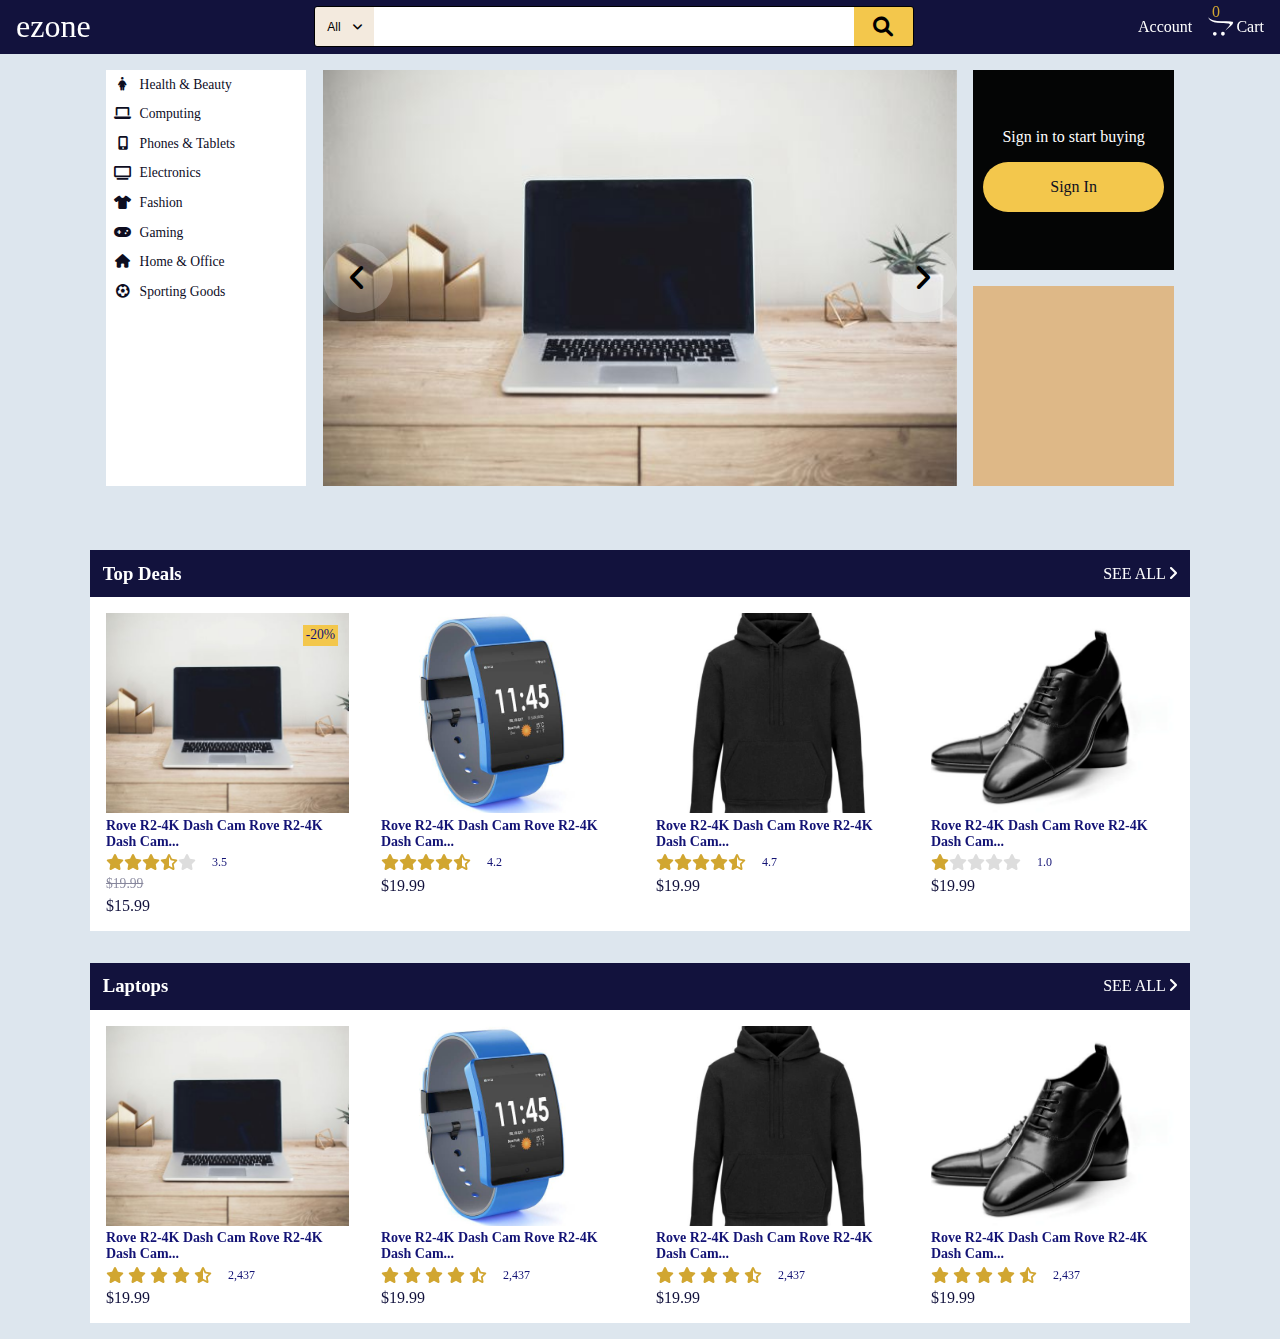
<file: index.html>
<!DOCTYPE html>
<html lang="en">
<head>
    <meta charset="UTF-8">
    <meta http-equiv="X-UA-Compatible" content="IE=edge">
    <meta name="viewport" content="width=device-width, initial-scale=1.0">
    <title>Home Page</title>
    <link rel="icon" type="image/x-icon" href="/images/favicon.ico">
    <link rel="stylesheet" href="fontawesome-free-6.1.1-web/css/fontawesome.css">
    <link rel="stylesheet" href="fontawesome-free-6.1.1-web/css/brands.css">
    <link rel="stylesheet" href="fontawesome-free-6.1.1-web/css/solid.css">
    <link rel="stylesheet" href="fontawesome-free-6.1.1-web/css/v4-shims.css">
    <link rel="stylesheet" href="css/style.css">
</head>
<body>
    <div class="top-bar flex align-center">
        <a href="#" class="logo">ezone</a>
        
        <form class="search-form flex-no-gap">
            <button type="button" class="search-dropdown flex centered">
                <span>All</span>
                <i class="fa fa-angle-down"></i>
            </button>
            <input type="text" class="search-input">
            <button type="submit" class="search-submit-button flex centered">
                <i class="fa fa-search" style="font-size: 20px;"></i>
            </button>
        </form>

        <div class="link-group flex centered">
            <a href="#">Account</a>
            <a id= "cart" class="icon flex centered" style="--gap: .2em;" href="cart.html">
                <i class="fa fa-shopping-cart fa-opencart" style="font-size: 20px;"></i>
                Cart
            </a>
            <span class="number-of-item-in-cart">0</span>
        </div>

    </div>
    <div class="categories-filter-container" data-visible="false">
        <ul class="categories-filter-list">
            <li>Phone</li>
            <li>Clothing</li>
            <li>Computers</li>
            <li>Food</li>
            <li>Electronics and Gaming</li>
            <li>Food</li>
            <li>Electronics</li>
            <li>Food</li>
            <li>Electronics</li>
            <li>Food</li>
            <li>Electronics</li>
            <li>Food</li>
            <li>Electronics</li>
        </ul>
    </div>
    <div class="nav-toggle-bar">
        <button role="button" class="toggle-nav-button flex centered" data-nav-visible="false">
            <i class="fa fa-bars" style="color: white;"></i>
        </button>
    </div>
    <header style="z-index: 1000000;">
        <nav class="primary-navigation" data-visible="false">
            <ul>
                <li><a href="#"><i class="fa fa-female"></i>Health & Beauty</a></li>
                <li><a href="#"><i class="fa fa-laptop"></i>Computing</a></li>
                <li><a href="#"><i class="fa fa-mobile-phone"></i>Phones & Tablets</a></li>
                <li><a href="#"><i class="fa fa-tv"></i>Electronics</a></li>
                <li><a href="#"><i class="fa fa-shirt"></i>Fashion</a></li>
                <li><a href="#"><i class="fa fa-gamepad"></i>Gaming</a></li>
                <li><a href="#"><i class="fa fa-home"></i>Home & Office</a></li>
                <li><a href="#"><i class="fa fa-soccer-ball"></i>Sporting Goods</a></li>
            </ul>
        </nav>
        <div class="featured-box">
            <button type="button" class="carousel-button" id="next-button"><i class="fa fa-angle-right flex centered"></i></button>
            <button type="button" class="carousel-button" id="prev-button"><i class="fa fa-angle-left flex centered"></i></button>
            <div class="featured-image-container" id="featured-image-first">
                <img src="./L1.jpg" class="featured-image" alt="">
            </div>
            <div class="featured-image-container" id="featured-image-second">
                <img src="./s1.jpg" class="featured-image" alt="">
            </div>
            <div class="featured-image-container" id="featured-image-third">
                <img src="./sh2.jpg" class="featured-image" alt="">
            </div>
        </div>
        <div class="box box-one flex flex-column centered">
            <p>Sign in to start buying</p>
            <a href="#" class="button sign-in-button">
                Sign In
            </a>
        </div>
        <div class="box box-two"></div>
    </header>

    <main>
        <div class="items-wrapper">
            <div class="group group-header flex space-between align-center">
                <h3>Top Deals</h3>
                <a href="#">SEE ALL <i class="fa fa-angle-right"></i></a>
            </div>
            <div class="items-card-container">
                <a href="#" class="item-card discounted">
                    <p class="dicount-percentage">-20%</p>
                    <div class="image" style="height: 200px; background-color: grey;">
                        <img src="./L1.jpg" alt="">
                    </div>
                    <div class="info">
                        <h3 class="product-name">Rove R2-4K Dash Cam Rove R2-4K Dash Cam...</h3>
                        <div class="rating">
                            <div class="rating flex align-center">
                                <div class="star">
                                    <i class="fa fa-star"></i>
                                    <i class="fa fa-star"></i>
                                    <i class="fa fa-star"></i>
                                    <i class="fa fa-star"></i>
                                    <i class="fa fa-star-half-o" aria-hidden="true"></i>
                                </div>
                                <span class="num-reviews">3.5</span>
                            </div>
                            <p class="price original-price">$19.99</p>
                            <p class="price discounted-price">$15.99</p>
                        </div>
                    </div>
                </a>
                <a href="#" class="item-card">
                    <div class="image" style="height: 200px; background-color: grey;">
                        <img src="./w2.jpg" alt="">
                    </div>
                    <div class="info">
                        <h3 class="product-name">Rove R2-4K Dash Cam Rove R2-4K Dash Cam...</h3>
                        <div class="rating">
                            <div class="rating flex align-center">
                                <div class="star">
                                    <i class="fa fa-star"></i>
                                    <i class="fa fa-star"></i>
                                    <i class="fa fa-star"></i>
                                    <i class="fa fa-star"></i>
                                    <i class="fa fa-star-half-o" aria-hidden="true"></i>
                                </div>
                                <span class="num-reviews">4.2</span>
                            </div>
                            <p class="price">$19.99</p>
                        </div>
                    </div>
                </a>
                <a href="#" class="item-card">
                    <div class="image" style="height: 200px; background-color: grey;">
                        <img src="./s1.jpg" alt="">
                    </div>
                    <div class="info">
                        <h3 class="product-name">Rove R2-4K Dash Cam Rove R2-4K Dash Cam...</h3>
                        <div class="rating">
                            <div class="rating flex align-center">
                                <div class="star">
                                    <i class="fa fa-star"></i>
                                    <i class="fa fa-star"></i>
                                    <i class="fa fa-star"></i>
                                    <i class="fa fa-star"></i>
                                    <i class="fa fa-star-half-o" aria-hidden="true"></i>
                                </div>
                                <span class="num-reviews">4.7</span>
                            </div>
                            <p class="price">$19.99</p>
                        </div>
                    </div>
                </a>
                <a href="#" class="item-card">
                    <div class="image" style="height: 200px; background-color: grey;">
                        <img src="./sh2.jpg" alt="">
                    </div>
                    <div class="info">
                        <h3 class="product-name">Rove R2-4K Dash Cam Rove R2-4K Dash Cam...</h3>
                        <div class="rating">
                            <div class="rating flex align-center">
                                <div class="star">
                                    <i class="fa fa-star"></i>
                                    <i class="fa fa-star"></i>
                                    <i class="fa fa-star"></i>
                                    <i class="fa fa-star"></i>
                                    <i class="fa fa-star-half-o" aria-hidden="true"></i>
                                </div>
                                <span class="num-reviews">1.0</span>
                            </div>
                            <p class="price">$19.99</p>
                        </div>
                    </div>
                </a>
            </div>
            <div class="group group-footer flex justify-end">
                <a href="#" class="see-all-link-bottom flex">SEE ALL <i class="fa fa-angle-right"></i></a>
            </div>
        </div>
        <div class="items-wrapper">
            <div class="group group-header flex space-between align-center">
                <h3>Laptops</h3>
                <a href="#">SEE ALL <i class="fa fa-angle-right"></i></a>
            </div>
            <div class="items-card-container">
                <a href="#" class="item-card">
                    <div class="image" style="height: 200px; background-color: grey;">
                        <img src="./L1.jpg" alt="">
                    </div>
                    <div class="info">
                        <h3 class="product-name">Rove R2-4K Dash Cam Rove R2-4K Dash Cam...</h3>
                        <div class="rating">
                            <div class="rating flex align-center">
                                <div class="star">
                                    <i class="fa fa-star"></i>
                                    <i class="fa fa-star"></i>
                                    <i class="fa fa-star"></i>
                                    <i class="fa fa-star"></i>
                                    <i class="fa fa-star-half-o" aria-hidden="true"></i>
                                </div>
                                <span class="num-reviews">2,437</span>
                            </div>
                            <p class="price">$19.99</p>
                        </div>
                    </div>
                </a>
                <a href="#" class="item-card">
                    <div class="image" style="height: 200px; background-color: grey;">
                        <img src="./w2.jpg" alt="">
                    </div>
                    <div class="info">
                        <h3 class="product-name">Rove R2-4K Dash Cam Rove R2-4K Dash Cam...</h3>
                        <div class="rating">
                            <div class="rating flex align-center">
                                <div class="star">
                                    <i class="fa fa-star"></i>
                                    <i class="fa fa-star"></i>
                                    <i class="fa fa-star"></i>
                                    <i class="fa fa-star"></i>
                                    <i class="fa fa-star-half-o" aria-hidden="true"></i>
                                </div>
                                <span class="num-reviews">2,437</span>
                            </div>
                            <p class="price">$19.99</p>
                        </div>
                    </div>
                </a>
                <a href="#" class="item-card">
                    <div class="image" style="height: 200px; background-color: grey;">
                        <img src="./s1.jpg" alt="">
                    </div>
                    <div class="info">
                        <h3 class="product-name">Rove R2-4K Dash Cam Rove R2-4K Dash Cam...</h3>
                        <div class="rating">
                            <div class="rating flex align-center">
                                <div class="star">
                                    <i class="fa fa-star"></i>
                                    <i class="fa fa-star"></i>
                                    <i class="fa fa-star"></i>
                                    <i class="fa fa-star"></i>
                                    <i class="fa fa-star-half-o" aria-hidden="true"></i>
                                </div>
                                <span class="num-reviews">2,437</span>
                            </div>
                            <p class="price">$19.99</p>
                        </div>
                    </div>
                </a>
                <a href="#" class="item-card">
                    <div class="image" style="height: 200px; background-color: grey;">
                        <img src="./sh2.jpg" alt="">
                    </div>
                    <div class="info">
                        <h3 class="product-name">Rove R2-4K Dash Cam Rove R2-4K Dash Cam...</h3>
                        <div class="rating">
                            <div class="rating flex align-center">
                                <div class="star">
                                    <i class="fa fa-star"></i>
                                    <i class="fa fa-star"></i>
                                    <i class="fa fa-star"></i>
                                    <i class="fa fa-star"></i>
                                    <i class="fa fa-star-half-o" aria-hidden="true"></i>
                                </div>
                                <span class="num-reviews">2,437</span>
                            </div>
                            <p class="price">$19.99</p>
                        </div>
                    </div>
                </a>
            </div>
            <div class="group group-footer flex justify-end">
                <a href="#" class="see-all-link-bottom flex">SEE ALL <i class="fa fa-angle-right"></i></a>
            </div>
        </div>
    </main>

    <script src="js/nav.js"></script>
    <script src="js/nav-toggle.js"></script>
    <script src="js/carousel.js"></script>
    <script src="js/reviews.js"></script>
</body>
</html>
</file>
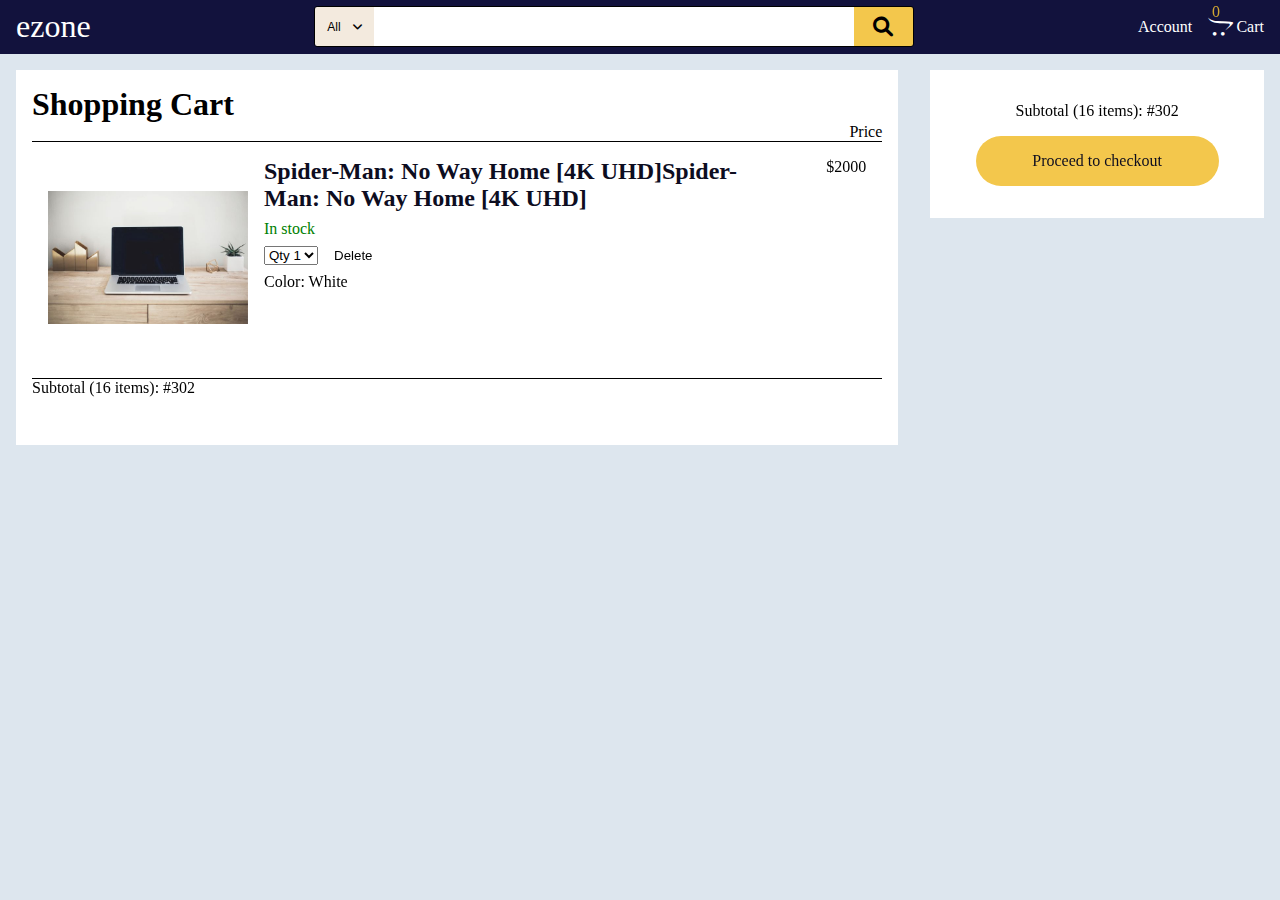
<file: cart.html>
<!DOCTYPE html>
<html lang="en">
<head>
    <meta charset="UTF-8">
    <meta http-equiv="X-UA-Compatible" content="IE=edge">
    <meta name="viewport" content="width=device-width, initial-scale=1.0">
    <title>Home Page</title>
    <link rel="icon" type="image/x-icon" href="/images/favicon.ico">
    <link rel="stylesheet" href="fontawesome-free-6.1.1-web/css/fontawesome.css">
    <link rel="stylesheet" href="fontawesome-free-6.1.1-web/css/brands.css">
    <link rel="stylesheet" href="fontawesome-free-6.1.1-web/css/solid.css">
    <link rel="stylesheet" href="fontawesome-free-6.1.1-web/css/v4-shims.css">
    <link rel="stylesheet" href="css/style.css">
    <link rel="stylesheet" href="css/cart.css">
</head>
<body>
    <div class="top-bar flex align-center">
        <a href="#" class="logo">ezone</a>
        
        <form class="search-form flex-no-gap">
            <button type="button" class="search-dropdown flex centered">
                <span>All</span>
                <i class="fa fa-angle-down"></i>
            </button>
            <input type="text" class="search-input">
            <button type="submit" class="search-submit-button flex centered">
                <i class="fa fa-search" style="font-size: 20px;"></i>
            </button>
        </form>

        <div class="link-group flex centered">
            <a href="#">Account</a>
            <a id= "cart" class="icon flex centered" style="--gap: .2em;" href="cart.html">
                <i class="fa fa-shopping-cart fa-opencart" style="font-size: 20px;"></i>
                Cart
            </a>
            <span class="number-of-item-in-cart">0</span>
        </div>

    </div>
    <div class="categories-filter-container" data-visible="false">
        <ul class="categories-filter-list">
            <li>Phone</li>
            <li>Clothing</li>
            <li>Computers</li>
            <li>Food</li>
            <li>Electronics and Gaming</li>
            <li>Food</li>
            <li>Electronics</li>
            <li>Food</li>
            <li>Electronics</li>
            <li>Food</li>
            <li>Electronics</li>
            <li>Food</li>
            <li>Electronics</li>
        </ul>
    </div>


    <main>
        <div class="main-container">
            <div class="all-cart-items-container">
                <h1 class="shopping-cart-heading">Shopping Cart</h1>
                <div class="shopping-cart-price">Price</div>
                <div class="wrapper flex space-between">
                    <div class="content">
                        <div class="shopping-cart-item-image-container">
                            <img src="L1.jpg" alt="" class="shopping-cart-item-image">
                        </div>
                        <div class="shopping-cart-item-detail flex flex-column">
                            <h2><a href="#">Spider-Man: No Way Home [4K UHD]Spider-Man: No Way Home [4K UHD]</a></h2>
                            <p class="in-stock">In stock</p>
                            <div class="actions flex">
                                <form action="" method="post">
                                    <select onchange="this.form.submit()" name="shopping-cart-item-quantity" id="item-quantity">
                                        <option value="1">Qty 1</option>
                                        <option value="2">Qty 2</option>
                                        <option value="3">Qty 3</option>
                                        <option value="4">Qty 4</option>
                                        <option value="5">Qty 5</option>
                                        <option value="6">Qty 6</option>
                                    </select>
                                </form>
                                <form action="" method="post">
                                    <input type="hidden" name="item_id" value="any">
                                    <button class="delete-item" type="submit">Delete</button>
                                </form>
                            </div>
                            <div class="color">Color:
                                <span class="item-color">White</span>
                            </div>
                        </div>
                    </div>
                    <div class="item-price">$2000</div>
                </div>
                <div class="total-price">
                    <span>Subtotal (16 items): #302</span>
                </div>
            </div>
            <div class="proceed-checkout flex flex-column">
                <div class="total-price">
                    <span>Subtotal (16 items): #302</span>
                </div>
                <a href="#" class="checkout-button button">Proceed&nbsp;to&nbsp;checkout</a>
            </div>
        </div>
    </main>


    <script src="js/nav.js"></script>
    <script src="js/nav-toggle.js"></script>
    <script src="js/carousel.js"></script>
    <script src="js/reviews.js"></script>
</body>
</html>
</file>
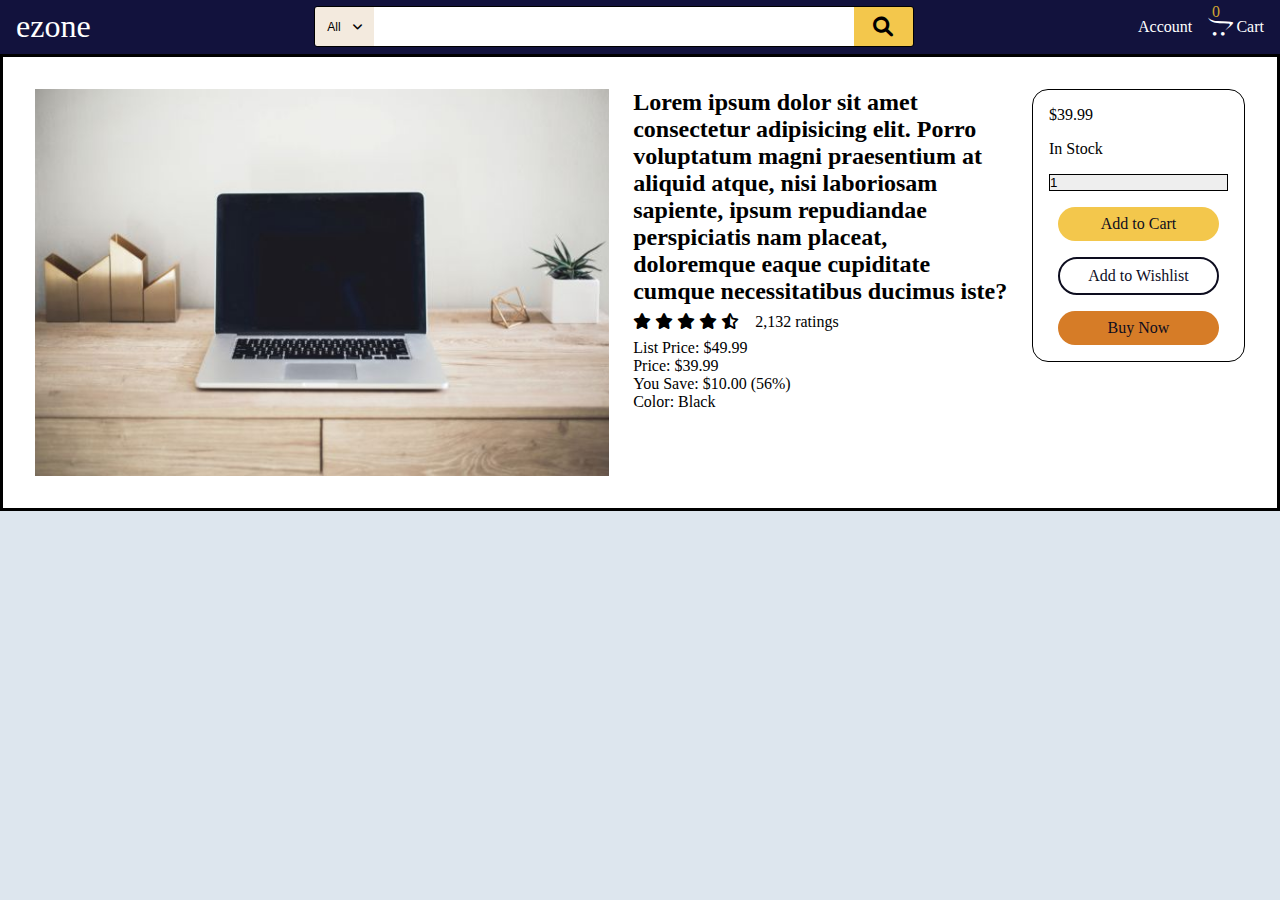
<file: detail.html>
<!DOCTYPE html>
<html lang="en">
<head>
    <meta charset="UTF-8">
    <meta http-equiv="X-UA-Compatible" content="IE=edge">
    <meta name="viewport" content="width=device-width, initial-scale=1.0">
    <title>Detail Page</title>
    <link rel="icon" type="image/x-icon" href="/images/favicon.ico">
    <link rel="stylesheet" href="fontawesome-free-6.1.1-web/css/fontawesome.css">
    <link rel="stylesheet" href="fontawesome-free-6.1.1-web/css/brands.css">
    <link rel="stylesheet" href="fontawesome-free-6.1.1-web/css/solid.css">
    <link rel="stylesheet" href="fontawesome-free-6.1.1-web/css/v4-shims.css">
    <link rel="stylesheet" href="css/style.css">
    <link rel="stylesheet" href="./css/detail.css">
</head>
<body>
    <div class="top-bar flex align-center">
        <a href="#" class="logo">ezone</a>
        
        <form class="search-form flex-no-gap">
            <button type="button" class="search-dropdown flex centered">
                <span>All</span>
                <i class="fa fa-angle-down"></i>
            </button>
            <input type="text" class="search-input">
            <button type="submit" class="search-submit-button flex centered">
                <i class="fa fa-search" style="font-size: 20px;"></i>
            </button>
        </form>

        <div class="link-group flex centered">
            <a href="#">Account</a>
            <a id= "cart" class="icon flex centered" style="--gap: .2em;" href="#">
                <i class="fa fa-shopping-cart fa-opencart" style="font-size: 20px;"></i>
                Cart
            </a>
            <span class="number-of-item-in-cart">0</span>
        </div>

    </div>
    <div class="categories-filter-container" data-visible="false">
        <ul class="categories-filter-list">
            <li>Phone</li>
            <li>Clothing</li>
            <li>Computers</li>
            <li>Food</li>
            <li>Electronics and Gaming</li>
            <li>Food</li>
            <li>Electronics</li>
            <li>Food</li>
            <li>Electronics</li>
            <li>Food</li>
            <li>Electronics</li>
            <li>Food</li>
            <li>Electronics</li>
        </ul>
    </div>

    <!-----------------------------
        Detail section starts here 
    ------------------------------->

    <section class="one">
        <div class="product-image">
            <img src="./L1.jpg" class="product-" alt="">
        </div>
        <div class="info flex flex-column">
            <h1 class="product-name">
                Lorem ipsum dolor sit amet consectetur adipisicing elit. Porro voluptatum magni praesentium at aliquid atque, nisi laboriosam sapiente, ipsum repudiandae perspiciatis nam placeat, doloremque eaque cupiditate cumque necessitatibus ducimus iste?
            </h1>
            <div class="rating flex">
                <div class="star">
                    <i class="fa fa-star"></i>
                    <i class="fa fa-star"></i>
                    <i class="fa fa-star"></i>
                    <i class="fa fa-star"></i>
                    <i class="fa fa-star-half-o"></i>
                </div>
                <div class="rating-number">2,132 ratings</div>
            </div>
            <div>
                <div class="original-price">List Price: <span class="orignal-price-amout">$49.99</span></div>
                <div class="item-price">Price: <span class="item-price-amount">$39.99</span></div>
                <div class="saved-price">You Save: <span class="saved-price-amount">$10.00 (56%)</span></div>
                <div class="item-color">Color: <span class="item-color-value">Black</span></div>
            </div>
        </div>
        <div class="cart_wishlist flex flex-column">
            <div class="item-price-amount">$39.99</div>
            <div class="in-stock">In Stock</div>
            <input class="quantity" type="text" list="qty" value="1">
            <datalist id="qty">
                <option value="1">1</option>
                <option value="2">2</option>
                <option value="3">3</option>
                <option value="4">4</option>
                <option value="5">5</option>
            </datalist>
            <a href="#" class="button cart-button">Add to Cart</a>
            <a href="#" class="button wishlist-button">Add to Wishlist</a>
            <a href="#" class="button buy-now-button">Buy Now</a>
        </div>
    </section>

    <script src="js/nav.js"></script>
</body>
</html>
</file>
<file: css/style.css>
/* ---------------------------
------------------------------
    CUSTOM STYLES
------------------------------
----------------------------*/
:root {
    /* COLOR */
    --color-primary: rgb(18, 18, 61);
    --color-secondary: rgb(243, 199, 76);
    --color-ash: #f3eade;
    --color-star: rgb(209, 166, 49);

    /* FONTS */
    --ff-one: 'helvetica lt std';
    --text-dark: rgb(13, 13, 31);
    --text-white: #fff;
    --text-blue: rgb(19, 19, 117);
    
    /* LAYOUT */
    --gap: 1em;
}



/* ---------------------------
------------------------------
    GENERAL RESET
------------------------------
----------------------------*/

* {
    box-sizing: border-box;
    margin: 0;
    padding: 0;
}
ul {
    list-style-type: none;
}
a {
    color: var(--text-white);
    text-decoration: none;
    display: block;
    width: fit-content;
}
button {
    background-color: transparent;
}
button, input {
    border: none;
    outline: none;
}


/* ---------------------------
------------------------------
    UTILITY CLASSES
------------------------------
----------------------------*/

.border {
    border: solid;
}
.flex-no-gap {
    display: flex;
}
.flex {
    display: flex;
    gap: var(--gap, 1em)
}
.flex-column {
    flex-direction: column;
}
.centered {
    justify-content: center;
    align-items: center;
}
.justify-center {
    justify-content: center;
}
.align-center {
    align-items: center;
}
.space-between {
    justify-content: space-between;
}
.uppercase {
    text-decoration: uppercase;
}


/* ---------------------------
------------------------------
    GENERAL STYLING
------------------------------
----------------------------*/

body {
    font-family: var(--ff-one);
    background-color: rgb(221, 230, 238);
    /* padding: 0 2em; */
}

.top-bar {
    background-color: var(--color-primary);
    padding: .4em 1em;
    justify-content: space-between;
    z-index: 100;
}
.number-of-item-in-cart {
    color: var(--color-star);
    position: absolute;
    right: 60px;
    top: 3px;
}
.logo {
    font-size: 2rem;
}
.search-form {
    border: 1px solid;
    width: 70%;
    max-width: 600px;
    border-radius: .2em;
    overflow: hidden;
    z-index: 10;
}
.search-dropdown {
    font-size: 12px;
    padding: 0 1em;
    background-color: var(--color-ash);
    width: auto;
    min-width: 50px;
}
.search-input {
    font-size: 18px;
    /* width: 80%; */
    flex-grow: 1;
    height: 100%;
    padding: .5em 1em;
    font-weight: bold;
}
.search-submit-button {
    background-color: var(--color-secondary);
    width: 10%;
    display: none;
}
.categories-filter-container {
    margin-top: .5em;
    background-color: var(--color-ash);
    background-color: #fff;
    position: fixed;
    width: fit-content;
    /* padding: 1em; */
    z-index: -2;
    transform: translateY(calc(-100% - 2em));
    transition: 300ms;
    opacity: 0;
    max-height: 300px;
    overflow-y: scroll;
}
.categories-filter-list li {
    font-size: .75em;
    padding: .2em 1em;
    color: var(--color-primary);
    cursor: pointer;
}
.categories-filter-list li:hover {
    background-color: rgb(218, 218, 218);
}
.nav-toggle-bar {
    padding: .5em 1em;
    background-color: rgb(13, 13, 87);
}


/* ---------------------------
------------------------------
    HEADER SECTION
------------------------------
----------------------------*/
header {
    position: relative;
    padding: 1em;
    max-width: 1100px;
    margin: 0 auto;
    display: grid;
    grid-template-columns: repeat(5, 1fr);
    grid-template-rows: 200px 200px;
    grid-template-areas: 'featured featured featured featured featured'
                            'featured featured featured featured featured';
}
.primary-navigation,
.box-one,
.box-two {
    min-width: 200px;
}
.primary-navigation {
    margin-top: 1em;
    background-color: #fff;
    /* grid-area: nav; */
    z-index: 1;
    position: absolute;
    width: 200px;
    height: 400px;
    transform: translateX(-100%);
    transition: transform 300ms;
}
.primary-navigation li {
    font-size: .85em;
}
.primary-navigation a {
    padding: .5em;
    width: 100%;
    display: flex;
    gap: .5em;
    align-items: center;
    color: var(--text-dark);
}
.primary-navigation a:hover {
    padding-left: 2em;
    /* background-color: var(--color-ash); */
    transform: scale(1.2);
}
.primary-navigation i {
    width: 20px;
    text-align: center;
}
.box-one,
.box-two {
    display: none;
}
.box-one {
    background-color: rgb(4, 5, 5);
}
.box-two {
    background-color: burlywood;
}
.featured-box {
    position: relative;
    background-color: grey;
    grid-area: featured;
    overflow: hidden;
}
.featured-box .featured-image-container {
    width: 100%;
    height: 100%;
    position: absolute;
    transition: transform 800ms;
}
.featured-box img {
    width: 100%;
    height: 100%;
    object-fit: cover;
}
#featured-image-second {
    transform: translateX(0);
}
#featured-image-second {
    transform: translateX(100%);
}
#featured-image-third {
    transform: translateX(200%);
}
/* #featured-image-fourth {
    transform: translateX(300%);
}
#featured-image-fifth {
    transform: translateX(400%);
}
#featured-image-sixth {
    transform: translateX(500%);
} */

.carousel-button {
    font-size: 30px;
    position: absolute;
    top: 0;
    bottom: 0;
    z-index: 1;
    /* padding: 1.5em 1em 1.5em 0; */
    /* background-color: red; */
    cursor: pointer;
}
.carousel-button i {
    width: 70px;
    border-radius: 50%;
    background-color: rgba(255,255,255,.2);
    aspect-ratio: 1;
}

#prev-button {
    left: 0;
}
#next-button {
    right: 0;
}
@media screen and (min-width: 750px) {
    header {
        gap: 1em;
        grid-template-rows: 200px 200px;
        grid-template-areas: 'featured featured featured featured box1'
                                'featured featured featured featured box2';
    }
    .primary-navigation {
        height: calc(400px + 1em);
    }
    .box-one,
    .box-two {
        display: flex;
    }
    .box-one {
        background-color: rgb(4, 5, 5);
        grid-area: box1;
        color: var(--text-white);
    }
    .box-two {
        background-color: burlywood;
        grid-area: box2;
    }
    .featured-box{
        background-color: grey;
        grid-area: featured;
    }
    
}

@media screen and (min-width: 1000px) {
    .nav-toggle-bar {
        display: none;
    }
    
    .search-submit-button {
        display: flex;
    }
    header {
        grid-template-areas: 'nav featured featured featured box1'
                                'nav featured featured featured box2';
    }
    .primary-navigation {
        margin-top: 0;
        position: relative;
        height: auto;
        grid-area: nav;
        transform: translateX(0);
    }
    
    .box-one {
        grid-area: box1;
    }
    .box-two {
        grid-area: box2;
    }
    .featured-box{
        grid-area: featured;
    }
    
}
.button {
    padding: 1em 2em;
    width: 90%;
    margin: 0 auto;
    text-align: center;
    background-color: var(--color-secondary);
    color: var(--text-dark);
    border-radius: 2em;
}

.primary-navigation[data-visible="true"] {
    transform: translateX(0);
}
.categories-filter-container[data-visible="true"] {
    transform: translateY(0);
    opacity: 1;
    z-index: 2;
}



/* ---------------------------
------------------------------
    MAIN SECTION
------------------------------
----------------------------*/
main {
    padding: 1em;
}
.items-wrapper {
    background-color: #fff;
    max-width: 1100px;
    margin: 0 auto;
    margin-top: 2em;
}
.group {
    padding: .8em;
    background-color: var(--color-primary);
    color: var(--text-white);
}
.group-header a {
    display: none;
}
.group-footer {
    padding: 0;
}
.see-all-link-bottom {
    justify-content: end;
    padding: .8em;
    border: solid;
    width: 100%;
    height: 100%;
}
.see-all-link-bottom:hover {
    text-decoration: underline;
}
@media screen and (min-width: 550px) {
    .group-header a {
        display: unset;
    }
    .group-footer {
        display: none;
    }
}
.items-card-container {
    width: fit-content;
    margin: 0 auto;
    display: grid;
    /* margin-top: -400px;
    position: relative;
    z-index: 10000; */
}
@media screen and (min-width: 600px) {
    .items-card-container {
        grid-template-columns: repeat(2, minmax(auto, 350px));
        justify-content: space-evenly;
    }
}
@media screen and (min-width: 800px) {
    .items-card-container {
        justify-content: space-evenly;
        /* grid-template-columns: repeat(3, 1fr); */
        width: 100%;
    }
}
@media screen and (min-width: 1100px) {
    .items-card-container {
        grid-template-columns: repeat(4, 1fr);
    }
}
.item-card {
    max-width: 350px;
    color: var(--text-blue);
    padding: 1em;
    position: relative;
}
.item-card .dicount-percentage {
    padding: .2em;
    font-size: .85em;
    background-color: var(--color-secondary);
    position: absolute;
    top: 2em;
    right: 2em;
    z-index: 10000;
}
.item-card .product-name {
    font-size: 14px;
    margin: .3em 0;
}
.item-card .image{
    overflow: hidden;
}
.item-card img{
    height: 100%;
    width: 100%;
    object-fit: cover;
    transition: transform 500ms;
}
.item-card:hover img{
    transform: scale(1.2);
}

.item-card .star {
    letter-spacing: 0;
    color: var(--color-star);
}
.item-card .fa-star-o {
    letter-spacing: 0;
    color: #ddd;
}
.item-card .price {
    color: var(--color-primary);
    margin-top: .3em;
}
.item-card .original-price {
    font-size: .85em;
    opacity: .5;
    text-decoration: line-through;
}
.item-card .average-rating {
    font-size: .75em;
    display: none;
}
.item-card .num-reviews {
    font-size: .75em;
}
</file>
<file: css/cart.css>
.main-container {
    display: grid;
    gap: 2em;
    grid-template-columns: repeat(7, 1fr);
    grid-template-areas: "cart cart cart cart cart cart cart"
                "check check check check check check check";
}
.all-cart-items-container {grid-area: cart;}
.proceed-checkout {
    grid-area: check;
    align-self: start;
    text-align: center;
}
@media screen and (min-width:1100px) {
    .main-container {
        grid-template-areas: "cart cart cart cart cart check check"
                    "cart cart cart cart cart check check";        
    }
    
}

.all-cart-items-container,
.proceed-checkout {
    background-color: #fff;
}
.proceed-checkout {
    padding: 2em;
}
.all-cart-items-container {
    background-color: #fff;
    padding: 1em;
    padding-bottom: 3em;
}
.shopping-cart-heading {
}
.shopping-cart-price {
    display: flex;
    justify-content: right;
    border-bottom: 1px solid;
}

.wrapper {
    gap: 3em;
    border-bottom: 1px solid;
    padding: 1em;
}

.content {}

.shopping-cart-item-image-container {
    max-width:200px;
}
.shopping-cart-item-image-container img {
    width: 100%;
    min-height: 200px;
    object-fit: contain;
}

.shopping-cart-item-detail {
    /* max-width: 400px; */
    gap: .5em;
}
.shopping-cart-item-detail a {color: var(--text-dark)}
.in-stock {
    color: green;
}

@media screen and (min-width: 700px) {
    .content {
        display: flex;
        gap: 1em;
    }
}
</file>
<file: css/detail.css>
section.one {
    background-color: #fff;
    padding: 2em;
    border: solid;
    display: grid;
    gap: 1.5em;
    grid-template-columns: repeat(4, 1fr);
    /* grid-template-rows: repeat(2, auto); */
}

.product-image {
    grid-column: 1/5;
}
.info {
    gap: .5em;
    grid-column: 1/5;
    max-width: 600px;
}
.cart_wishlist {
    max-width: 300px;
    grid-column: 1/5;
}
.cart_wishlist {
    border: 1px solid;
    border-radius: 1em;
    padding: 1em;
}

@media screen and (max-width: 700px) {
    .cart_wishlist {
        justify-self: start;
        min-width: 250px;
    }
}
@media screen and (min-width: 700px) {
    .product-image {
        grid-column: 1/5;
    }
    .info {
        gap: .5em;
        grid-column: 1/4;
    }
    .cart_wishlist {
        max-width: 300px;
        grid-column: 4/5;
    }
}
@media screen and (min-width: 900px) {
    .product-image {
        grid-column: 1/4;
    }
    .info {
        gap: .5em;
        grid-column: 1/5;
    }
    .cart_wishlist {
        max-width: 300px;
        grid-row: 1/2;
        grid-column: 4/5;
        min-width: auto;
        align-self: start;
    }
}
@media screen and (min-width: 1100px) {
    section.one {
        grid-template-columns: repeat(6, 1fr);
    }
    .product-image {
        grid-column: 1/4;
    }
    .info {
        grid-column: 4/6;
    }
    .cart_wishlist {
        grid-column: 6/7;
    }
    
}

.product-image img {
    width: 100%;
    height: 100%;
    object-fit: cover;
}
.product-name {
    font-size: 1.5em;
}
.cart_wishlist a {
    padding: .5em;
    /* width: 60%; */
}
.wishlist-button {
    background-color: #fff;
    border: 2px solid;
}
.buy-now-button {
    background-color: rgb(214, 124, 39);
}
input.quantity {
    background-color: #eee;
    border: 1px solid;
    width: fit-content;
}
</file>
<file: fontawesome-free-6.1.1-web/css/brands.css>
/*!
 * Font Awesome Free 6.1.1 by @fontawesome - https://fontawesome.com
 * License - https://fontawesome.com/license/free (Icons: CC BY 4.0, Fonts: SIL OFL 1.1, Code: MIT License)
 * Copyright 2022 Fonticons, Inc.
 */
:root, :host {
  --fa-font-brands: normal 400 1em/1 "Font Awesome 6 Brands"; }

@font-face {
  font-family: 'Font Awesome 6 Brands';
  font-style: normal;
  font-weight: 400;
  font-display: block;
  src: url("../webfonts/fa-brands-400.woff2") format("woff2"), url("../webfonts/fa-brands-400.ttf") format("truetype"); }

.fab,
.fa-brands {
  font-family: 'Font Awesome 6 Brands';
  font-weight: 400; }

.fa-42-group:before {
  content: "\e080"; }

.fa-innosoft:before {
  content: "\e080"; }

.fa-500px:before {
  content: "\f26e"; }

.fa-accessible-icon:before {
  content: "\f368"; }

.fa-accusoft:before {
  content: "\f369"; }

.fa-adn:before {
  content: "\f170"; }

.fa-adversal:before {
  content: "\f36a"; }

.fa-affiliatetheme:before {
  content: "\f36b"; }

.fa-airbnb:before {
  content: "\f834"; }

.fa-algolia:before {
  content: "\f36c"; }

.fa-alipay:before {
  content: "\f642"; }

.fa-amazon:before {
  content: "\f270"; }

.fa-amazon-pay:before {
  content: "\f42c"; }

.fa-amilia:before {
  content: "\f36d"; }

.fa-android:before {
  content: "\f17b"; }

.fa-angellist:before {
  content: "\f209"; }

.fa-angrycreative:before {
  content: "\f36e"; }

.fa-angular:before {
  content: "\f420"; }

.fa-app-store:before {
  content: "\f36f"; }

.fa-app-store-ios:before {
  content: "\f370"; }

.fa-apper:before {
  content: "\f371"; }

.fa-apple:before {
  content: "\f179"; }

.fa-apple-pay:before {
  content: "\f415"; }

.fa-artstation:before {
  content: "\f77a"; }

.fa-asymmetrik:before {
  content: "\f372"; }

.fa-atlassian:before {
  content: "\f77b"; }

.fa-audible:before {
  content: "\f373"; }

.fa-autoprefixer:before {
  content: "\f41c"; }

.fa-avianex:before {
  content: "\f374"; }

.fa-aviato:before {
  content: "\f421"; }

.fa-aws:before {
  content: "\f375"; }

.fa-bandcamp:before {
  content: "\f2d5"; }

.fa-battle-net:before {
  content: "\f835"; }

.fa-behance:before {
  content: "\f1b4"; }

.fa-behance-square:before {
  content: "\f1b5"; }

.fa-bilibili:before {
  content: "\e3d9"; }

.fa-bimobject:before {
  content: "\f378"; }

.fa-bitbucket:before {
  content: "\f171"; }

.fa-bitcoin:before {
  content: "\f379"; }

.fa-bity:before {
  content: "\f37a"; }

.fa-black-tie:before {
  content: "\f27e"; }

.fa-blackberry:before {
  content: "\f37b"; }

.fa-blogger:before {
  content: "\f37c"; }

.fa-blogger-b:before {
  content: "\f37d"; }

.fa-bluetooth:before {
  content: "\f293"; }

.fa-bluetooth-b:before {
  content: "\f294"; }

.fa-bootstrap:before {
  content: "\f836"; }

.fa-bots:before {
  content: "\e340"; }

.fa-btc:before {
  content: "\f15a"; }

.fa-buffer:before {
  content: "\f837"; }

.fa-buromobelexperte:before {
  content: "\f37f"; }

.fa-buy-n-large:before {
  content: "\f8a6"; }

.fa-buysellads:before {
  content: "\f20d"; }

.fa-canadian-maple-leaf:before {
  content: "\f785"; }

.fa-cc-amazon-pay:before {
  content: "\f42d"; }

.fa-cc-amex:before {
  content: "\f1f3"; }

.fa-cc-apple-pay:before {
  content: "\f416"; }

.fa-cc-diners-club:before {
  content: "\f24c"; }

.fa-cc-discover:before {
  content: "\f1f2"; }

.fa-cc-jcb:before {
  content: "\f24b"; }

.fa-cc-mastercard:before {
  content: "\f1f1"; }

.fa-cc-paypal:before {
  content: "\f1f4"; }

.fa-cc-stripe:before {
  content: "\f1f5"; }

.fa-cc-visa:before {
  content: "\f1f0"; }

.fa-centercode:before {
  content: "\f380"; }

.fa-centos:before {
  content: "\f789"; }

.fa-chrome:before {
  content: "\f268"; }

.fa-chromecast:before {
  content: "\f838"; }

.fa-cloudflare:before {
  content: "\e07d"; }

.fa-cloudscale:before {
  content: "\f383"; }

.fa-cloudsmith:before {
  content: "\f384"; }

.fa-cloudversify:before {
  content: "\f385"; }

.fa-cmplid:before {
  content: "\e360"; }

.fa-codepen:before {
  content: "\f1cb"; }

.fa-codiepie:before {
  content: "\f284"; }

.fa-confluence:before {
  content: "\f78d"; }

.fa-connectdevelop:before {
  content: "\f20e"; }

.fa-contao:before {
  content: "\f26d"; }

.fa-cotton-bureau:before {
  content: "\f89e"; }

.fa-cpanel:before {
  content: "\f388"; }

.fa-creative-commons:before {
  content: "\f25e"; }

.fa-creative-commons-by:before {
  content: "\f4e7"; }

.fa-creative-commons-nc:before {
  content: "\f4e8"; }

.fa-creative-commons-nc-eu:before {
  content: "\f4e9"; }

.fa-creative-commons-nc-jp:before {
  content: "\f4ea"; }

.fa-creative-commons-nd:before {
  content: "\f4eb"; }

.fa-creative-commons-pd:before {
  content: "\f4ec"; }

.fa-creative-commons-pd-alt:before {
  content: "\f4ed"; }

.fa-creative-commons-remix:before {
  content: "\f4ee"; }

.fa-creative-commons-sa:before {
  content: "\f4ef"; }

.fa-creative-commons-sampling:before {
  content: "\f4f0"; }

.fa-creative-commons-sampling-plus:before {
  content: "\f4f1"; }

.fa-creative-commons-share:before {
  content: "\f4f2"; }

.fa-creative-commons-zero:before {
  content: "\f4f3"; }

.fa-critical-role:before {
  content: "\f6c9"; }

.fa-css3:before {
  content: "\f13c"; }

.fa-css3-alt:before {
  content: "\f38b"; }

.fa-cuttlefish:before {
  content: "\f38c"; }

.fa-d-and-d:before {
  content: "\f38d"; }

.fa-d-and-d-beyond:before {
  content: "\f6ca"; }

.fa-dailymotion:before {
  content: "\e052"; }

.fa-dashcube:before {
  content: "\f210"; }

.fa-deezer:before {
  content: "\e077"; }

.fa-delicious:before {
  content: "\f1a5"; }

.fa-deploydog:before {
  content: "\f38e"; }

.fa-deskpro:before {
  content: "\f38f"; }

.fa-dev:before {
  content: "\f6cc"; }

.fa-deviantart:before {
  content: "\f1bd"; }

.fa-dhl:before {
  content: "\f790"; }

.fa-diaspora:before {
  content: "\f791"; }

.fa-digg:before {
  content: "\f1a6"; }

.fa-digital-ocean:before {
  content: "\f391"; }

.fa-discord:before {
  content: "\f392"; }

.fa-discourse:before {
  content: "\f393"; }

.fa-dochub:before {
  content: "\f394"; }

.fa-docker:before {
  content: "\f395"; }

.fa-draft2digital:before {
  content: "\f396"; }

.fa-dribbble:before {
  content: "\f17d"; }

.fa-dribbble-square:before {
  content: "\f397"; }

.fa-dropbox:before {
  content: "\f16b"; }

.fa-drupal:before {
  content: "\f1a9"; }

.fa-dyalog:before {
  content: "\f399"; }

.fa-earlybirds:before {
  content: "\f39a"; }

.fa-ebay:before {
  content: "\f4f4"; }

.fa-edge:before {
  content: "\f282"; }

.fa-edge-legacy:before {
  content: "\e078"; }

.fa-elementor:before {
  content: "\f430"; }

.fa-ello:before {
  content: "\f5f1"; }

.fa-ember:before {
  content: "\f423"; }

.fa-empire:before {
  content: "\f1d1"; }

.fa-envira:before {
  content: "\f299"; }

.fa-erlang:before {
  content: "\f39d"; }

.fa-ethereum:before {
  content: "\f42e"; }

.fa-etsy:before {
  content: "\f2d7"; }

.fa-evernote:before {
  content: "\f839"; }

.fa-expeditedssl:before {
  content: "\f23e"; }

.fa-facebook:before {
  content: "\f09a"; }

.fa-facebook-f:before {
  content: "\f39e"; }

.fa-facebook-messenger:before {
  content: "\f39f"; }

.fa-facebook-square:before {
  content: "\f082"; }

.fa-fantasy-flight-games:before {
  content: "\f6dc"; }

.fa-fedex:before {
  content: "\f797"; }

.fa-fedora:before {
  content: "\f798"; }

.fa-figma:before {
  content: "\f799"; }

.fa-firefox:before {
  content: "\f269"; }

.fa-firefox-browser:before {
  content: "\e007"; }

.fa-first-order:before {
  content: "\f2b0"; }

.fa-first-order-alt:before {
  content: "\f50a"; }

.fa-firstdraft:before {
  content: "\f3a1"; }

.fa-flickr:before {
  content: "\f16e"; }

.fa-flipboard:before {
  content: "\f44d"; }

.fa-fly:before {
  content: "\f417"; }

.fa-font-awesome:before {
  content: "\f2b4"; }

.fa-font-awesome-flag:before {
  content: "\f2b4"; }

.fa-font-awesome-logo-full:before {
  content: "\f2b4"; }

.fa-fonticons:before {
  content: "\f280"; }

.fa-fonticons-fi:before {
  content: "\f3a2"; }

.fa-fort-awesome:before {
  content: "\f286"; }

.fa-fort-awesome-alt:before {
  content: "\f3a3"; }

.fa-forumbee:before {
  content: "\f211"; }

.fa-foursquare:before {
  content: "\f180"; }

.fa-free-code-camp:before {
  content: "\f2c5"; }

.fa-freebsd:before {
  content: "\f3a4"; }

.fa-fulcrum:before {
  content: "\f50b"; }

.fa-galactic-republic:before {
  content: "\f50c"; }

.fa-galactic-senate:before {
  content: "\f50d"; }

.fa-get-pocket:before {
  content: "\f265"; }

.fa-gg:before {
  content: "\f260"; }

.fa-gg-circle:before {
  content: "\f261"; }

.fa-git:before {
  content: "\f1d3"; }

.fa-git-alt:before {
  content: "\f841"; }

.fa-git-square:before {
  content: "\f1d2"; }

.fa-github:before {
  content: "\f09b"; }

.fa-github-alt:before {
  content: "\f113"; }

.fa-github-square:before {
  content: "\f092"; }

.fa-gitkraken:before {
  content: "\f3a6"; }

.fa-gitlab:before {
  content: "\f296"; }

.fa-gitter:before {
  content: "\f426"; }

.fa-glide:before {
  content: "\f2a5"; }

.fa-glide-g:before {
  content: "\f2a6"; }

.fa-gofore:before {
  content: "\f3a7"; }

.fa-golang:before {
  content: "\e40f"; }

.fa-goodreads:before {
  content: "\f3a8"; }

.fa-goodreads-g:before {
  content: "\f3a9"; }

.fa-google:before {
  content: "\f1a0"; }

.fa-google-drive:before {
  content: "\f3aa"; }

.fa-google-pay:before {
  content: "\e079"; }

.fa-google-play:before {
  content: "\f3ab"; }

.fa-google-plus:before {
  content: "\f2b3"; }

.fa-google-plus-g:before {
  content: "\f0d5"; }

.fa-google-plus-square:before {
  content: "\f0d4"; }

.fa-google-wallet:before {
  content: "\f1ee"; }

.fa-gratipay:before {
  content: "\f184"; }

.fa-grav:before {
  content: "\f2d6"; }

.fa-gripfire:before {
  content: "\f3ac"; }

.fa-grunt:before {
  content: "\f3ad"; }

.fa-guilded:before {
  content: "\e07e"; }

.fa-gulp:before {
  content: "\f3ae"; }

.fa-hacker-news:before {
  content: "\f1d4"; }

.fa-hacker-news-square:before {
  content: "\f3af"; }

.fa-hackerrank:before {
  content: "\f5f7"; }

.fa-hashnode:before {
  content: "\e499"; }

.fa-hips:before {
  content: "\f452"; }

.fa-hire-a-helper:before {
  content: "\f3b0"; }

.fa-hive:before {
  content: "\e07f"; }

.fa-hooli:before {
  content: "\f427"; }

.fa-hornbill:before {
  content: "\f592"; }

.fa-hotjar:before {
  content: "\f3b1"; }

.fa-houzz:before {
  content: "\f27c"; }

.fa-html5:before {
  content: "\f13b"; }

.fa-hubspot:before {
  content: "\f3b2"; }

.fa-ideal:before {
  content: "\e013"; }

.fa-imdb:before {
  content: "\f2d8"; }

.fa-instagram:before {
  content: "\f16d"; }

.fa-instagram-square:before {
  content: "\e055"; }

.fa-instalod:before {
  content: "\e081"; }

.fa-intercom:before {
  content: "\f7af"; }

.fa-internet-explorer:before {
  content: "\f26b"; }

.fa-invision:before {
  content: "\f7b0"; }

.fa-ioxhost:before {
  content: "\f208"; }

.fa-itch-io:before {
  content: "\f83a"; }

.fa-itunes:before {
  content: "\f3b4"; }

.fa-itunes-note:before {
  content: "\f3b5"; }

.fa-java:before {
  content: "\f4e4"; }

.fa-jedi-order:before {
  content: "\f50e"; }

.fa-jenkins:before {
  content: "\f3b6"; }

.fa-jira:before {
  content: "\f7b1"; }

.fa-joget:before {
  content: "\f3b7"; }

.fa-joomla:before {
  content: "\f1aa"; }

.fa-js:before {
  content: "\f3b8"; }

.fa-js-square:before {
  content: "\f3b9"; }

.fa-jsfiddle:before {
  content: "\f1cc"; }

.fa-kaggle:before {
  content: "\f5fa"; }

.fa-keybase:before {
  content: "\f4f5"; }

.fa-keycdn:before {
  content: "\f3ba"; }

.fa-kickstarter:before {
  content: "\f3bb"; }

.fa-kickstarter-k:before {
  content: "\f3bc"; }

.fa-korvue:before {
  content: "\f42f"; }

.fa-laravel:before {
  content: "\f3bd"; }

.fa-lastfm:before {
  content: "\f202"; }

.fa-lastfm-square:before {
  content: "\f203"; }

.fa-leanpub:before {
  content: "\f212"; }

.fa-less:before {
  content: "\f41d"; }

.fa-line:before {
  content: "\f3c0"; }

.fa-linkedin:before {
  content: "\f08c"; }

.fa-linkedin-in:before {
  content: "\f0e1"; }

.fa-linode:before {
  content: "\f2b8"; }

.fa-linux:before {
  content: "\f17c"; }

.fa-lyft:before {
  content: "\f3c3"; }

.fa-magento:before {
  content: "\f3c4"; }

.fa-mailchimp:before {
  content: "\f59e"; }

.fa-mandalorian:before {
  content: "\f50f"; }

.fa-markdown:before {
  content: "\f60f"; }

.fa-mastodon:before {
  content: "\f4f6"; }

.fa-maxcdn:before {
  content: "\f136"; }

.fa-mdb:before {
  content: "\f8ca"; }

.fa-medapps:before {
  content: "\f3c6"; }

.fa-medium:before {
  content: "\f23a"; }

.fa-medium-m:before {
  content: "\f23a"; }

.fa-medrt:before {
  content: "\f3c8"; }

.fa-meetup:before {
  content: "\f2e0"; }

.fa-megaport:before {
  content: "\f5a3"; }

.fa-mendeley:before {
  content: "\f7b3"; }

.fa-microblog:before {
  content: "\e01a"; }

.fa-microsoft:before {
  content: "\f3ca"; }

.fa-mix:before {
  content: "\f3cb"; }

.fa-mixcloud:before {
  content: "\f289"; }

.fa-mixer:before {
  content: "\e056"; }

.fa-mizuni:before {
  content: "\f3cc"; }

.fa-modx:before {
  content: "\f285"; }

.fa-monero:before {
  content: "\f3d0"; }

.fa-napster:before {
  content: "\f3d2"; }

.fa-neos:before {
  content: "\f612"; }

.fa-nfc-directional:before {
  content: "\e530"; }

.fa-nfc-symbol:before {
  content: "\e531"; }

.fa-nimblr:before {
  content: "\f5a8"; }

.fa-node:before {
  content: "\f419"; }

.fa-node-js:before {
  content: "\f3d3"; }

.fa-npm:before {
  content: "\f3d4"; }

.fa-ns8:before {
  content: "\f3d5"; }

.fa-nutritionix:before {
  content: "\f3d6"; }

.fa-octopus-deploy:before {
  content: "\e082"; }

.fa-odnoklassniki:before {
  content: "\f263"; }

.fa-odnoklassniki-square:before {
  content: "\f264"; }

.fa-old-republic:before {
  content: "\f510"; }

.fa-opencart:before {
  content: "\f23d"; }

.fa-openid:before {
  content: "\f19b"; }

.fa-opera:before {
  content: "\f26a"; }

.fa-optin-monster:before {
  content: "\f23c"; }

.fa-orcid:before {
  content: "\f8d2"; }

.fa-osi:before {
  content: "\f41a"; }

.fa-padlet:before {
  content: "\e4a0"; }

.fa-page4:before {
  content: "\f3d7"; }

.fa-pagelines:before {
  content: "\f18c"; }

.fa-palfed:before {
  content: "\f3d8"; }

.fa-patreon:before {
  content: "\f3d9"; }

.fa-paypal:before {
  content: "\f1ed"; }

.fa-perbyte:before {
  content: "\e083"; }

.fa-periscope:before {
  content: "\f3da"; }

.fa-phabricator:before {
  content: "\f3db"; }

.fa-phoenix-framework:before {
  content: "\f3dc"; }

.fa-phoenix-squadron:before {
  content: "\f511"; }

.fa-php:before {
  content: "\f457"; }

.fa-pied-piper:before {
  content: "\f2ae"; }

.fa-pied-piper-alt:before {
  content: "\f1a8"; }

.fa-pied-piper-hat:before {
  content: "\f4e5"; }

.fa-pied-piper-pp:before {
  content: "\f1a7"; }

.fa-pied-piper-square:before {
  content: "\e01e"; }

.fa-pinterest:before {
  content: "\f0d2"; }

.fa-pinterest-p:before {
  content: "\f231"; }

.fa-pinterest-square:before {
  content: "\f0d3"; }

.fa-pix:before {
  content: "\e43a"; }

.fa-playstation:before {
  content: "\f3df"; }

.fa-product-hunt:before {
  content: "\f288"; }

.fa-pushed:before {
  content: "\f3e1"; }

.fa-python:before {
  content: "\f3e2"; }

.fa-qq:before {
  content: "\f1d6"; }

.fa-quinscape:before {
  content: "\f459"; }

.fa-quora:before {
  content: "\f2c4"; }

.fa-r-project:before {
  content: "\f4f7"; }

.fa-raspberry-pi:before {
  content: "\f7bb"; }

.fa-ravelry:before {
  content: "\f2d9"; }

.fa-react:before {
  content: "\f41b"; }

.fa-reacteurope:before {
  content: "\f75d"; }

.fa-readme:before {
  content: "\f4d5"; }

.fa-rebel:before {
  content: "\f1d0"; }

.fa-red-river:before {
  content: "\f3e3"; }

.fa-reddit:before {
  content: "\f1a1"; }

.fa-reddit-alien:before {
  content: "\f281"; }

.fa-reddit-square:before {
  content: "\f1a2"; }

.fa-redhat:before {
  content: "\f7bc"; }

.fa-renren:before {
  content: "\f18b"; }

.fa-replyd:before {
  content: "\f3e6"; }

.fa-researchgate:before {
  content: "\f4f8"; }

.fa-resolving:before {
  content: "\f3e7"; }

.fa-rev:before {
  content: "\f5b2"; }

.fa-rocketchat:before {
  content: "\f3e8"; }

.fa-rockrms:before {
  content: "\f3e9"; }

.fa-rust:before {
  content: "\e07a"; }

.fa-safari:before {
  content: "\f267"; }

.fa-salesforce:before {
  content: "\f83b"; }

.fa-sass:before {
  content: "\f41e"; }

.fa-schlix:before {
  content: "\f3ea"; }

.fa-screenpal:before {
  content: "\e570"; }

.fa-scribd:before {
  content: "\f28a"; }

.fa-searchengin:before {
  content: "\f3eb"; }

.fa-sellcast:before {
  content: "\f2da"; }

.fa-sellsy:before {
  content: "\f213"; }

.fa-servicestack:before {
  content: "\f3ec"; }

.fa-shirtsinbulk:before {
  content: "\f214"; }

.fa-shopify:before {
  content: "\e057"; }

.fa-shopware:before {
  content: "\f5b5"; }

.fa-simplybuilt:before {
  content: "\f215"; }

.fa-sistrix:before {
  content: "\f3ee"; }

.fa-sith:before {
  content: "\f512"; }

.fa-sitrox:before {
  content: "\e44a"; }

.fa-sketch:before {
  content: "\f7c6"; }

.fa-skyatlas:before {
  content: "\f216"; }

.fa-skype:before {
  content: "\f17e"; }

.fa-slack:before {
  content: "\f198"; }

.fa-slack-hash:before {
  content: "\f198"; }

.fa-slideshare:before {
  content: "\f1e7"; }

.fa-snapchat:before {
  content: "\f2ab"; }

.fa-snapchat-ghost:before {
  content: "\f2ab"; }

.fa-snapchat-square:before {
  content: "\f2ad"; }

.fa-soundcloud:before {
  content: "\f1be"; }

.fa-sourcetree:before {
  content: "\f7d3"; }

.fa-speakap:before {
  content: "\f3f3"; }

.fa-speaker-deck:before {
  content: "\f83c"; }

.fa-spotify:before {
  content: "\f1bc"; }

.fa-square-font-awesome:before {
  content: "\f425"; }

.fa-square-font-awesome-stroke:before {
  content: "\f35c"; }

.fa-font-awesome-alt:before {
  content: "\f35c"; }

.fa-squarespace:before {
  content: "\f5be"; }

.fa-stack-exchange:before {
  content: "\f18d"; }

.fa-stack-overflow:before {
  content: "\f16c"; }

.fa-stackpath:before {
  content: "\f842"; }

.fa-staylinked:before {
  content: "\f3f5"; }

.fa-steam:before {
  content: "\f1b6"; }

.fa-steam-square:before {
  content: "\f1b7"; }

.fa-steam-symbol:before {
  content: "\f3f6"; }

.fa-sticker-mule:before {
  content: "\f3f7"; }

.fa-strava:before {
  content: "\f428"; }

.fa-stripe:before {
  content: "\f429"; }

.fa-stripe-s:before {
  content: "\f42a"; }

.fa-studiovinari:before {
  content: "\f3f8"; }

.fa-stumbleupon:before {
  content: "\f1a4"; }

.fa-stumbleupon-circle:before {
  content: "\f1a3"; }

.fa-superpowers:before {
  content: "\f2dd"; }

.fa-supple:before {
  content: "\f3f9"; }

.fa-suse:before {
  content: "\f7d6"; }

.fa-swift:before {
  content: "\f8e1"; }

.fa-symfony:before {
  content: "\f83d"; }

.fa-teamspeak:before {
  content: "\f4f9"; }

.fa-telegram:before {
  content: "\f2c6"; }

.fa-telegram-plane:before {
  content: "\f2c6"; }

.fa-tencent-weibo:before {
  content: "\f1d5"; }

.fa-the-red-yeti:before {
  content: "\f69d"; }

.fa-themeco:before {
  content: "\f5c6"; }

.fa-themeisle:before {
  content: "\f2b2"; }

.fa-think-peaks:before {
  content: "\f731"; }

.fa-tiktok:before {
  content: "\e07b"; }

.fa-trade-federation:before {
  content: "\f513"; }

.fa-trello:before {
  content: "\f181"; }

.fa-tumblr:before {
  content: "\f173"; }

.fa-tumblr-square:before {
  content: "\f174"; }

.fa-twitch:before {
  content: "\f1e8"; }

.fa-twitter:before {
  content: "\f099"; }

.fa-twitter-square:before {
  content: "\f081"; }

.fa-typo3:before {
  content: "\f42b"; }

.fa-uber:before {
  content: "\f402"; }

.fa-ubuntu:before {
  content: "\f7df"; }

.fa-uikit:before {
  content: "\f403"; }

.fa-umbraco:before {
  content: "\f8e8"; }

.fa-uncharted:before {
  content: "\e084"; }

.fa-uniregistry:before {
  content: "\f404"; }

.fa-unity:before {
  content: "\e049"; }

.fa-unsplash:before {
  content: "\e07c"; }

.fa-untappd:before {
  content: "\f405"; }

.fa-ups:before {
  content: "\f7e0"; }

.fa-usb:before {
  content: "\f287"; }

.fa-usps:before {
  content: "\f7e1"; }

.fa-ussunnah:before {
  content: "\f407"; }

.fa-vaadin:before {
  content: "\f408"; }

.fa-viacoin:before {
  content: "\f237"; }

.fa-viadeo:before {
  content: "\f2a9"; }

.fa-viadeo-square:before {
  content: "\f2aa"; }

.fa-viber:before {
  content: "\f409"; }

.fa-vimeo:before {
  content: "\f40a"; }

.fa-vimeo-square:before {
  content: "\f194"; }

.fa-vimeo-v:before {
  content: "\f27d"; }

.fa-vine:before {
  content: "\f1ca"; }

.fa-vk:before {
  content: "\f189"; }

.fa-vnv:before {
  content: "\f40b"; }

.fa-vuejs:before {
  content: "\f41f"; }

.fa-watchman-monitoring:before {
  content: "\e087"; }

.fa-waze:before {
  content: "\f83f"; }

.fa-weebly:before {
  content: "\f5cc"; }

.fa-weibo:before {
  content: "\f18a"; }

.fa-weixin:before {
  content: "\f1d7"; }

.fa-whatsapp:before {
  content: "\f232"; }

.fa-whatsapp-square:before {
  content: "\f40c"; }

.fa-whmcs:before {
  content: "\f40d"; }

.fa-wikipedia-w:before {
  content: "\f266"; }

.fa-windows:before {
  content: "\f17a"; }

.fa-wirsindhandwerk:before {
  content: "\e2d0"; }

.fa-wsh:before {
  content: "\e2d0"; }

.fa-wix:before {
  content: "\f5cf"; }

.fa-wizards-of-the-coast:before {
  content: "\f730"; }

.fa-wodu:before {
  content: "\e088"; }

.fa-wolf-pack-battalion:before {
  content: "\f514"; }

.fa-wordpress:before {
  content: "\f19a"; }

.fa-wordpress-simple:before {
  content: "\f411"; }

.fa-wpbeginner:before {
  content: "\f297"; }

.fa-wpexplorer:before {
  content: "\f2de"; }

.fa-wpforms:before {
  content: "\f298"; }

.fa-wpressr:before {
  content: "\f3e4"; }

.fa-xbox:before {
  content: "\f412"; }

.fa-xing:before {
  content: "\f168"; }

.fa-xing-square:before {
  content: "\f169"; }

.fa-y-combinator:before {
  content: "\f23b"; }

.fa-yahoo:before {
  content: "\f19e"; }

.fa-yammer:before {
  content: "\f840"; }

.fa-yandex:before {
  content: "\f413"; }

.fa-yandex-international:before {
  content: "\f414"; }

.fa-yarn:before {
  content: "\f7e3"; }

.fa-yelp:before {
  content: "\f1e9"; }

.fa-yoast:before {
  content: "\f2b1"; }

.fa-youtube:before {
  content: "\f167"; }

.fa-youtube-square:before {
  content: "\f431"; }

.fa-zhihu:before {
  content: "\f63f"; }
</file>
<file: fontawesome-free-6.1.1-web/css/solid.css>
/*!
 * Font Awesome Free 6.1.1 by @fontawesome - https://fontawesome.com
 * License - https://fontawesome.com/license/free (Icons: CC BY 4.0, Fonts: SIL OFL 1.1, Code: MIT License)
 * Copyright 2022 Fonticons, Inc.
 */
:root, :host {
  --fa-font-solid: normal 900 1em/1 "Font Awesome 6 Free"; }

@font-face {
  font-family: 'Font Awesome 6 Free';
  font-style: normal;
  font-weight: 900;
  font-display: block;
  src: url("../webfonts/fa-solid-900.woff2") format("woff2"), url("../webfonts/fa-solid-900.ttf") format("truetype"); }

.fas,
.fa-solid {
  font-family: 'Font Awesome 6 Free';
  font-weight: 900; }
</file>
<file: fontawesome-free-6.1.1-web/css/v4-shims.css>
/*!
 * Font Awesome Free 6.1.1 by @fontawesome - https://fontawesome.com
 * License - https://fontawesome.com/license/free (Icons: CC BY 4.0, Fonts: SIL OFL 1.1, Code: MIT License)
 * Copyright 2022 Fonticons, Inc.
 */
.fa.fa-glass:before {
  content: "\f000"; }

.fa.fa-envelope-o {
  font-family: 'Font Awesome 6 Free';
  font-weight: 400; }

.fa.fa-envelope-o:before {
  content: "\f0e0"; }

.fa.fa-star-o {
  font-family: 'Font Awesome 6 Free';
  font-weight: 400; }

.fa.fa-star-o:before {
  content: "\f005"; }

.fa.fa-remove:before {
  content: "\f00d"; }

.fa.fa-close:before {
  content: "\f00d"; }

.fa.fa-gear:before {
  content: "\f013"; }

.fa.fa-trash-o {
  font-family: 'Font Awesome 6 Free';
  font-weight: 400; }

.fa.fa-trash-o:before {
  content: "\f2ed"; }

.fa.fa-home:before {
  content: "\f015"; }

.fa.fa-file-o {
  font-family: 'Font Awesome 6 Free';
  font-weight: 400; }

.fa.fa-file-o:before {
  content: "\f15b"; }

.fa.fa-clock-o {
  font-family: 'Font Awesome 6 Free';
  font-weight: 400; }

.fa.fa-clock-o:before {
  content: "\f017"; }

.fa.fa-arrow-circle-o-down {
  font-family: 'Font Awesome 6 Free';
  font-weight: 400; }

.fa.fa-arrow-circle-o-down:before {
  content: "\f358"; }

.fa.fa-arrow-circle-o-up {
  font-family: 'Font Awesome 6 Free';
  font-weight: 400; }

.fa.fa-arrow-circle-o-up:before {
  content: "\f35b"; }

.fa.fa-play-circle-o {
  font-family: 'Font Awesome 6 Free';
  font-weight: 400; }

.fa.fa-play-circle-o:before {
  content: "\f144"; }

.fa.fa-repeat:before {
  content: "\f01e"; }

.fa.fa-rotate-right:before {
  content: "\f01e"; }

.fa.fa-refresh:before {
  content: "\f021"; }

.fa.fa-list-alt {
  font-family: 'Font Awesome 6 Free';
  font-weight: 400; }

.fa.fa-list-alt:before {
  content: "\f022"; }

.fa.fa-dedent:before {
  content: "\f03b"; }

.fa.fa-video-camera:before {
  content: "\f03d"; }

.fa.fa-picture-o {
  font-family: 'Font Awesome 6 Free';
  font-weight: 400; }

.fa.fa-picture-o:before {
  content: "\f03e"; }

.fa.fa-photo {
  font-family: 'Font Awesome 6 Free';
  font-weight: 400; }

.fa.fa-photo:before {
  content: "\f03e"; }

.fa.fa-image {
  font-family: 'Font Awesome 6 Free';
  font-weight: 400; }

.fa.fa-image:before {
  content: "\f03e"; }

.fa.fa-map-marker:before {
  content: "\f3c5"; }

.fa.fa-pencil-square-o {
  font-family: 'Font Awesome 6 Free';
  font-weight: 400; }

.fa.fa-pencil-square-o:before {
  content: "\f044"; }

.fa.fa-edit {
  font-family: 'Font Awesome 6 Free';
  font-weight: 400; }

.fa.fa-edit:before {
  content: "\f044"; }

.fa.fa-share-square-o:before {
  content: "\f14d"; }

.fa.fa-check-square-o {
  font-family: 'Font Awesome 6 Free';
  font-weight: 400; }

.fa.fa-check-square-o:before {
  content: "\f14a"; }

.fa.fa-arrows:before {
  content: "\f0b2"; }

.fa.fa-times-circle-o {
  font-family: 'Font Awesome 6 Free';
  font-weight: 400; }

.fa.fa-times-circle-o:before {
  content: "\f057"; }

.fa.fa-check-circle-o {
  font-family: 'Font Awesome 6 Free';
  font-weight: 400; }

.fa.fa-check-circle-o:before {
  content: "\f058"; }

.fa.fa-mail-forward:before {
  content: "\f064"; }

.fa.fa-expand:before {
  content: "\f424"; }

.fa.fa-compress:before {
  content: "\f422"; }

.fa.fa-eye {
  font-family: 'Font Awesome 6 Free';
  font-weight: 400; }

.fa.fa-eye-slash {
  font-family: 'Font Awesome 6 Free';
  font-weight: 400; }

.fa.fa-warning:before {
  content: "\f071"; }

.fa.fa-calendar:before {
  content: "\f073"; }

.fa.fa-arrows-v:before {
  content: "\f338"; }

.fa.fa-arrows-h:before {
  content: "\f337"; }

.fa.fa-bar-chart:before {
  content: "\e0e3"; }

.fa.fa-bar-chart-o:before {
  content: "\e0e3"; }

.fa.fa-twitter-square {
  font-family: 'Font Awesome 6 Brands';
  font-weight: 400; }

.fa.fa-facebook-square {
  font-family: 'Font Awesome 6 Brands';
  font-weight: 400; }

.fa.fa-gears:before {
  content: "\f085"; }

.fa.fa-thumbs-o-up {
  font-family: 'Font Awesome 6 Free';
  font-weight: 400; }

.fa.fa-thumbs-o-up:before {
  content: "\f164"; }

.fa.fa-thumbs-o-down {
  font-family: 'Font Awesome 6 Free';
  font-weight: 400; }

.fa.fa-thumbs-o-down:before {
  content: "\f165"; }

.fa.fa-heart-o {
  font-family: 'Font Awesome 6 Free';
  font-weight: 400; }

.fa.fa-heart-o:before {
  content: "\f004"; }

.fa.fa-sign-out:before {
  content: "\f2f5"; }

.fa.fa-linkedin-square {
  font-family: 'Font Awesome 6 Brands';
  font-weight: 400; }

.fa.fa-linkedin-square:before {
  content: "\f08c"; }

.fa.fa-thumb-tack:before {
  content: "\f08d"; }

.fa.fa-external-link:before {
  content: "\f35d"; }

.fa.fa-sign-in:before {
  content: "\f2f6"; }

.fa.fa-github-square {
  font-family: 'Font Awesome 6 Brands';
  font-weight: 400; }

.fa.fa-lemon-o {
  font-family: 'Font Awesome 6 Free';
  font-weight: 400; }

.fa.fa-lemon-o:before {
  content: "\f094"; }

.fa.fa-square-o {
  font-family: 'Font Awesome 6 Free';
  font-weight: 400; }

.fa.fa-square-o:before {
  content: "\f0c8"; }

.fa.fa-bookmark-o {
  font-family: 'Font Awesome 6 Free';
  font-weight: 400; }

.fa.fa-bookmark-o:before {
  content: "\f02e"; }

.fa.fa-twitter {
  font-family: 'Font Awesome 6 Brands';
  font-weight: 400; }

.fa.fa-facebook {
  font-family: 'Font Awesome 6 Brands';
  font-weight: 400; }

.fa.fa-facebook:before {
  content: "\f39e"; }

.fa.fa-facebook-f {
  font-family: 'Font Awesome 6 Brands';
  font-weight: 400; }

.fa.fa-facebook-f:before {
  content: "\f39e"; }

.fa.fa-github {
  font-family: 'Font Awesome 6 Brands';
  font-weight: 400; }

.fa.fa-credit-card {
  font-family: 'Font Awesome 6 Free';
  font-weight: 400; }

.fa.fa-feed:before {
  content: "\f09e"; }

.fa.fa-hdd-o {
  font-family: 'Font Awesome 6 Free';
  font-weight: 400; }

.fa.fa-hdd-o:before {
  content: "\f0a0"; }

.fa.fa-hand-o-right {
  font-family: 'Font Awesome 6 Free';
  font-weight: 400; }

.fa.fa-hand-o-right:before {
  content: "\f0a4"; }

.fa.fa-hand-o-left {
  font-family: 'Font Awesome 6 Free';
  font-weight: 400; }

.fa.fa-hand-o-left:before {
  content: "\f0a5"; }

.fa.fa-hand-o-up {
  font-family: 'Font Awesome 6 Free';
  font-weight: 400; }

.fa.fa-hand-o-up:before {
  content: "\f0a6"; }

.fa.fa-hand-o-down {
  font-family: 'Font Awesome 6 Free';
  font-weight: 400; }

.fa.fa-hand-o-down:before {
  content: "\f0a7"; }

.fa.fa-globe:before {
  content: "\f57d"; }

.fa.fa-tasks:before {
  content: "\f828"; }

.fa.fa-arrows-alt:before {
  content: "\f31e"; }

.fa.fa-group:before {
  content: "\f0c0"; }

.fa.fa-chain:before {
  content: "\f0c1"; }

.fa.fa-cut:before {
  content: "\f0c4"; }

.fa.fa-files-o {
  font-family: 'Font Awesome 6 Free';
  font-weight: 400; }

.fa.fa-files-o:before {
  content: "\f0c5"; }

.fa.fa-floppy-o {
  font-family: 'Font Awesome 6 Free';
  font-weight: 400; }

.fa.fa-floppy-o:before {
  content: "\f0c7"; }

.fa.fa-save {
  font-family: 'Font Awesome 6 Free';
  font-weight: 400; }

.fa.fa-save:before {
  content: "\f0c7"; }

.fa.fa-navicon:before {
  content: "\f0c9"; }

.fa.fa-reorder:before {
  content: "\f0c9"; }

.fa.fa-magic:before {
  content: "\e2ca"; }

.fa.fa-pinterest {
  font-family: 'Font Awesome 6 Brands';
  font-weight: 400; }

.fa.fa-pinterest-square {
  font-family: 'Font Awesome 6 Brands';
  font-weight: 400; }

.fa.fa-google-plus-square {
  font-family: 'Font Awesome 6 Brands';
  font-weight: 400; }

.fa.fa-google-plus {
  font-family: 'Font Awesome 6 Brands';
  font-weight: 400; }

.fa.fa-google-plus:before {
  content: "\f0d5"; }

.fa.fa-money:before {
  content: "\f3d1"; }

.fa.fa-unsorted:before {
  content: "\f0dc"; }

.fa.fa-sort-desc:before {
  content: "\f0dd"; }

.fa.fa-sort-asc:before {
  content: "\f0de"; }

.fa.fa-linkedin {
  font-family: 'Font Awesome 6 Brands';
  font-weight: 400; }

.fa.fa-linkedin:before {
  content: "\f0e1"; }

.fa.fa-rotate-left:before {
  content: "\f0e2"; }

.fa.fa-legal:before {
  content: "\f0e3"; }

.fa.fa-tachometer:before {
  content: "\f625"; }

.fa.fa-dashboard:before {
  content: "\f625"; }

.fa.fa-comment-o {
  font-family: 'Font Awesome 6 Free';
  font-weight: 400; }

.fa.fa-comment-o:before {
  content: "\f075"; }

.fa.fa-comments-o {
  font-family: 'Font Awesome 6 Free';
  font-weight: 400; }

.fa.fa-comments-o:before {
  content: "\f086"; }

.fa.fa-flash:before {
  content: "\f0e7"; }

.fa.fa-clipboard:before {
  content: "\f0ea"; }

.fa.fa-lightbulb-o {
  font-family: 'Font Awesome 6 Free';
  font-weight: 400; }

.fa.fa-lightbulb-o:before {
  content: "\f0eb"; }

.fa.fa-exchange:before {
  content: "\f362"; }

.fa.fa-cloud-download:before {
  content: "\f0ed"; }

.fa.fa-cloud-upload:before {
  content: "\f0ee"; }

.fa.fa-bell-o {
  font-family: 'Font Awesome 6 Free';
  font-weight: 400; }

.fa.fa-bell-o:before {
  content: "\f0f3"; }

.fa.fa-cutlery:before {
  content: "\f2e7"; }

.fa.fa-file-text-o {
  font-family: 'Font Awesome 6 Free';
  font-weight: 400; }

.fa.fa-file-text-o:before {
  content: "\f15c"; }

.fa.fa-building-o {
  font-family: 'Font Awesome 6 Free';
  font-weight: 400; }

.fa.fa-building-o:before {
  content: "\f1ad"; }

.fa.fa-hospital-o {
  font-family: 'Font Awesome 6 Free';
  font-weight: 400; }

.fa.fa-hospital-o:before {
  content: "\f0f8"; }

.fa.fa-tablet:before {
  content: "\f3fa"; }

.fa.fa-mobile:before {
  content: "\f3cd"; }

.fa.fa-mobile-phone:before {
  content: "\f3cd"; }

.fa.fa-circle-o {
  font-family: 'Font Awesome 6 Free';
  font-weight: 400; }

.fa.fa-circle-o:before {
  content: "\f111"; }

.fa.fa-mail-reply:before {
  content: "\f3e5"; }

.fa.fa-github-alt {
  font-family: 'Font Awesome 6 Brands';
  font-weight: 400; }

.fa.fa-folder-o {
  font-family: 'Font Awesome 6 Free';
  font-weight: 400; }

.fa.fa-folder-o:before {
  content: "\f07b"; }

.fa.fa-folder-open-o {
  font-family: 'Font Awesome 6 Free';
  font-weight: 400; }

.fa.fa-folder-open-o:before {
  content: "\f07c"; }

.fa.fa-smile-o {
  font-family: 'Font Awesome 6 Free';
  font-weight: 400; }

.fa.fa-smile-o:before {
  content: "\f118"; }

.fa.fa-frown-o {
  font-family: 'Font Awesome 6 Free';
  font-weight: 400; }

.fa.fa-frown-o:before {
  content: "\f119"; }

.fa.fa-meh-o {
  font-family: 'Font Awesome 6 Free';
  font-weight: 400; }

.fa.fa-meh-o:before {
  content: "\f11a"; }

.fa.fa-keyboard-o {
  font-family: 'Font Awesome 6 Free';
  font-weight: 400; }

.fa.fa-keyboard-o:before {
  content: "\f11c"; }

.fa.fa-flag-o {
  font-family: 'Font Awesome 6 Free';
  font-weight: 400; }

.fa.fa-flag-o:before {
  content: "\f024"; }

.fa.fa-mail-reply-all:before {
  content: "\f122"; }

.fa.fa-star-half-o {
  font-family: 'Font Awesome 6 Free';
  font-weight: 400; }

.fa.fa-star-half-o:before {
  content: "\f5c0"; }

.fa.fa-star-half-empty {
  font-family: 'Font Awesome 6 Free';
  font-weight: 400; }

.fa.fa-star-half-empty:before {
  content: "\f5c0"; }

.fa.fa-star-half-full {
  font-family: 'Font Awesome 6 Free';
  font-weight: 400; }

.fa.fa-star-half-full:before {
  content: "\f5c0"; }

.fa.fa-code-fork:before {
  content: "\f126"; }

.fa.fa-chain-broken:before {
  content: "\f127"; }

.fa.fa-unlink:before {
  content: "\f127"; }

.fa.fa-calendar-o {
  font-family: 'Font Awesome 6 Free';
  font-weight: 400; }

.fa.fa-calendar-o:before {
  content: "\f133"; }

.fa.fa-maxcdn {
  font-family: 'Font Awesome 6 Brands';
  font-weight: 400; }

.fa.fa-html5 {
  font-family: 'Font Awesome 6 Brands';
  font-weight: 400; }

.fa.fa-css3 {
  font-family: 'Font Awesome 6 Brands';
  font-weight: 400; }

.fa.fa-unlock-alt:before {
  content: "\f09c"; }

.fa.fa-minus-square-o {
  font-family: 'Font Awesome 6 Free';
  font-weight: 400; }

.fa.fa-minus-square-o:before {
  content: "\f146"; }

.fa.fa-level-up:before {
  content: "\f3bf"; }

.fa.fa-level-down:before {
  content: "\f3be"; }

.fa.fa-pencil-square:before {
  content: "\f14b"; }

.fa.fa-external-link-square:before {
  content: "\f360"; }

.fa.fa-compass {
  font-family: 'Font Awesome 6 Free';
  font-weight: 400; }

.fa.fa-caret-square-o-down {
  font-family: 'Font Awesome 6 Free';
  font-weight: 400; }

.fa.fa-caret-square-o-down:before {
  content: "\f150"; }

.fa.fa-toggle-down {
  font-family: 'Font Awesome 6 Free';
  font-weight: 400; }

.fa.fa-toggle-down:before {
  content: "\f150"; }

.fa.fa-caret-square-o-up {
  font-family: 'Font Awesome 6 Free';
  font-weight: 400; }

.fa.fa-caret-square-o-up:before {
  content: "\f151"; }

.fa.fa-toggle-up {
  font-family: 'Font Awesome 6 Free';
  font-weight: 400; }

.fa.fa-toggle-up:before {
  content: "\f151"; }

.fa.fa-caret-square-o-right {
  font-family: 'Font Awesome 6 Free';
  font-weight: 400; }

.fa.fa-caret-square-o-right:before {
  content: "\f152"; }

.fa.fa-toggle-right {
  font-family: 'Font Awesome 6 Free';
  font-weight: 400; }

.fa.fa-toggle-right:before {
  content: "\f152"; }

.fa.fa-eur:before {
  content: "\f153"; }

.fa.fa-euro:before {
  content: "\f153"; }

.fa.fa-gbp:before {
  content: "\f154"; }

.fa.fa-usd:before {
  content: "\24"; }

.fa.fa-dollar:before {
  content: "\24"; }

.fa.fa-inr:before {
  content: "\e1bc"; }

.fa.fa-rupee:before {
  content: "\e1bc"; }

.fa.fa-jpy:before {
  content: "\f157"; }

.fa.fa-cny:before {
  content: "\f157"; }

.fa.fa-rmb:before {
  content: "\f157"; }

.fa.fa-yen:before {
  content: "\f157"; }

.fa.fa-rub:before {
  content: "\f158"; }

.fa.fa-ruble:before {
  content: "\f158"; }

.fa.fa-rouble:before {
  content: "\f158"; }

.fa.fa-krw:before {
  content: "\f159"; }

.fa.fa-won:before {
  content: "\f159"; }

.fa.fa-btc {
  font-family: 'Font Awesome 6 Brands';
  font-weight: 400; }

.fa.fa-bitcoin {
  font-family: 'Font Awesome 6 Brands';
  font-weight: 400; }

.fa.fa-bitcoin:before {
  content: "\f15a"; }

.fa.fa-file-text:before {
  content: "\f15c"; }

.fa.fa-sort-alpha-asc:before {
  content: "\f15d"; }

.fa.fa-sort-alpha-desc:before {
  content: "\f881"; }

.fa.fa-sort-amount-asc:before {
  content: "\f884"; }

.fa.fa-sort-amount-desc:before {
  content: "\f160"; }

.fa.fa-sort-numeric-asc:before {
  content: "\f162"; }

.fa.fa-sort-numeric-desc:before {
  content: "\f886"; }

.fa.fa-youtube-square {
  font-family: 'Font Awesome 6 Brands';
  font-weight: 400; }

.fa.fa-youtube {
  font-family: 'Font Awesome 6 Brands';
  font-weight: 400; }

.fa.fa-xing {
  font-family: 'Font Awesome 6 Brands';
  font-weight: 400; }

.fa.fa-xing-square {
  font-family: 'Font Awesome 6 Brands';
  font-weight: 400; }

.fa.fa-youtube-play {
  font-family: 'Font Awesome 6 Brands';
  font-weight: 400; }

.fa.fa-youtube-play:before {
  content: "\f167"; }

.fa.fa-dropbox {
  font-family: 'Font Awesome 6 Brands';
  font-weight: 400; }

.fa.fa-stack-overflow {
  font-family: 'Font Awesome 6 Brands';
  font-weight: 400; }

.fa.fa-instagram {
  font-family: 'Font Awesome 6 Brands';
  font-weight: 400; }

.fa.fa-flickr {
  font-family: 'Font Awesome 6 Brands';
  font-weight: 400; }

.fa.fa-adn {
  font-family: 'Font Awesome 6 Brands';
  font-weight: 400; }

.fa.fa-bitbucket {
  font-family: 'Font Awesome 6 Brands';
  font-weight: 400; }

.fa.fa-bitbucket-square {
  font-family: 'Font Awesome 6 Brands';
  font-weight: 400; }

.fa.fa-bitbucket-square:before {
  content: "\f171"; }

.fa.fa-tumblr {
  font-family: 'Font Awesome 6 Brands';
  font-weight: 400; }

.fa.fa-tumblr-square {
  font-family: 'Font Awesome 6 Brands';
  font-weight: 400; }

.fa.fa-long-arrow-down:before {
  content: "\f309"; }

.fa.fa-long-arrow-up:before {
  content: "\f30c"; }

.fa.fa-long-arrow-left:before {
  content: "\f30a"; }

.fa.fa-long-arrow-right:before {
  content: "\f30b"; }

.fa.fa-apple {
  font-family: 'Font Awesome 6 Brands';
  font-weight: 400; }

.fa.fa-windows {
  font-family: 'Font Awesome 6 Brands';
  font-weight: 400; }

.fa.fa-android {
  font-family: 'Font Awesome 6 Brands';
  font-weight: 400; }

.fa.fa-linux {
  font-family: 'Font Awesome 6 Brands';
  font-weight: 400; }

.fa.fa-dribbble {
  font-family: 'Font Awesome 6 Brands';
  font-weight: 400; }

.fa.fa-skype {
  font-family: 'Font Awesome 6 Brands';
  font-weight: 400; }

.fa.fa-foursquare {
  font-family: 'Font Awesome 6 Brands';
  font-weight: 400; }

.fa.fa-trello {
  font-family: 'Font Awesome 6 Brands';
  font-weight: 400; }

.fa.fa-gratipay {
  font-family: 'Font Awesome 6 Brands';
  font-weight: 400; }

.fa.fa-gittip {
  font-family: 'Font Awesome 6 Brands';
  font-weight: 400; }

.fa.fa-gittip:before {
  content: "\f184"; }

.fa.fa-sun-o {
  font-family: 'Font Awesome 6 Free';
  font-weight: 400; }

.fa.fa-sun-o:before {
  content: "\f185"; }

.fa.fa-moon-o {
  font-family: 'Font Awesome 6 Free';
  font-weight: 400; }

.fa.fa-moon-o:before {
  content: "\f186"; }

.fa.fa-vk {
  font-family: 'Font Awesome 6 Brands';
  font-weight: 400; }

.fa.fa-weibo {
  font-family: 'Font Awesome 6 Brands';
  font-weight: 400; }

.fa.fa-renren {
  font-family: 'Font Awesome 6 Brands';
  font-weight: 400; }

.fa.fa-pagelines {
  font-family: 'Font Awesome 6 Brands';
  font-weight: 400; }

.fa.fa-stack-exchange {
  font-family: 'Font Awesome 6 Brands';
  font-weight: 400; }

.fa.fa-arrow-circle-o-right {
  font-family: 'Font Awesome 6 Free';
  font-weight: 400; }

.fa.fa-arrow-circle-o-right:before {
  content: "\f35a"; }

.fa.fa-arrow-circle-o-left {
  font-family: 'Font Awesome 6 Free';
  font-weight: 400; }

.fa.fa-arrow-circle-o-left:before {
  content: "\f359"; }

.fa.fa-caret-square-o-left {
  font-family: 'Font Awesome 6 Free';
  font-weight: 400; }

.fa.fa-caret-square-o-left:before {
  content: "\f191"; }

.fa.fa-toggle-left {
  font-family: 'Font Awesome 6 Free';
  font-weight: 400; }

.fa.fa-toggle-left:before {
  content: "\f191"; }

.fa.fa-dot-circle-o {
  font-family: 'Font Awesome 6 Free';
  font-weight: 400; }

.fa.fa-dot-circle-o:before {
  content: "\f192"; }

.fa.fa-vimeo-square {
  font-family: 'Font Awesome 6 Brands';
  font-weight: 400; }

.fa.fa-try:before {
  content: "\e2bb"; }

.fa.fa-turkish-lira:before {
  content: "\e2bb"; }

.fa.fa-plus-square-o {
  font-family: 'Font Awesome 6 Free';
  font-weight: 400; }

.fa.fa-plus-square-o:before {
  content: "\f0fe"; }

.fa.fa-slack {
  font-family: 'Font Awesome 6 Brands';
  font-weight: 400; }

.fa.fa-wordpress {
  font-family: 'Font Awesome 6 Brands';
  font-weight: 400; }

.fa.fa-openid {
  font-family: 'Font Awesome 6 Brands';
  font-weight: 400; }

.fa.fa-institution:before {
  content: "\f19c"; }

.fa.fa-bank:before {
  content: "\f19c"; }

.fa.fa-mortar-board:before {
  content: "\f19d"; }

.fa.fa-yahoo {
  font-family: 'Font Awesome 6 Brands';
  font-weight: 400; }

.fa.fa-google {
  font-family: 'Font Awesome 6 Brands';
  font-weight: 400; }

.fa.fa-reddit {
  font-family: 'Font Awesome 6 Brands';
  font-weight: 400; }

.fa.fa-reddit-square {
  font-family: 'Font Awesome 6 Brands';
  font-weight: 400; }

.fa.fa-stumbleupon-circle {
  font-family: 'Font Awesome 6 Brands';
  font-weight: 400; }

.fa.fa-stumbleupon {
  font-family: 'Font Awesome 6 Brands';
  font-weight: 400; }

.fa.fa-delicious {
  font-family: 'Font Awesome 6 Brands';
  font-weight: 400; }

.fa.fa-digg {
  font-family: 'Font Awesome 6 Brands';
  font-weight: 400; }

.fa.fa-pied-piper-pp {
  font-family: 'Font Awesome 6 Brands';
  font-weight: 400; }

.fa.fa-pied-piper-alt {
  font-family: 'Font Awesome 6 Brands';
  font-weight: 400; }

.fa.fa-drupal {
  font-family: 'Font Awesome 6 Brands';
  font-weight: 400; }

.fa.fa-joomla {
  font-family: 'Font Awesome 6 Brands';
  font-weight: 400; }

.fa.fa-behance {
  font-family: 'Font Awesome 6 Brands';
  font-weight: 400; }

.fa.fa-behance-square {
  font-family: 'Font Awesome 6 Brands';
  font-weight: 400; }

.fa.fa-steam {
  font-family: 'Font Awesome 6 Brands';
  font-weight: 400; }

.fa.fa-steam-square {
  font-family: 'Font Awesome 6 Brands';
  font-weight: 400; }

.fa.fa-automobile:before {
  content: "\f1b9"; }

.fa.fa-cab:before {
  content: "\f1ba"; }

.fa.fa-spotify {
  font-family: 'Font Awesome 6 Brands';
  font-weight: 400; }

.fa.fa-deviantart {
  font-family: 'Font Awesome 6 Brands';
  font-weight: 400; }

.fa.fa-soundcloud {
  font-family: 'Font Awesome 6 Brands';
  font-weight: 400; }

.fa.fa-file-pdf-o {
  font-family: 'Font Awesome 6 Free';
  font-weight: 400; }

.fa.fa-file-pdf-o:before {
  content: "\f1c1"; }

.fa.fa-file-word-o {
  font-family: 'Font Awesome 6 Free';
  font-weight: 400; }

.fa.fa-file-word-o:before {
  content: "\f1c2"; }

.fa.fa-file-excel-o {
  font-family: 'Font Awesome 6 Free';
  font-weight: 400; }

.fa.fa-file-excel-o:before {
  content: "\f1c3"; }

.fa.fa-file-powerpoint-o {
  font-family: 'Font Awesome 6 Free';
  font-weight: 400; }

.fa.fa-file-powerpoint-o:before {
  content: "\f1c4"; }

.fa.fa-file-image-o {
  font-family: 'Font Awesome 6 Free';
  font-weight: 400; }

.fa.fa-file-image-o:before {
  content: "\f1c5"; }

.fa.fa-file-photo-o {
  font-family: 'Font Awesome 6 Free';
  font-weight: 400; }

.fa.fa-file-photo-o:before {
  content: "\f1c5"; }

.fa.fa-file-picture-o {
  font-family: 'Font Awesome 6 Free';
  font-weight: 400; }

.fa.fa-file-picture-o:before {
  content: "\f1c5"; }

.fa.fa-file-archive-o {
  font-family: 'Font Awesome 6 Free';
  font-weight: 400; }

.fa.fa-file-archive-o:before {
  content: "\f1c6"; }

.fa.fa-file-zip-o {
  font-family: 'Font Awesome 6 Free';
  font-weight: 400; }

.fa.fa-file-zip-o:before {
  content: "\f1c6"; }

.fa.fa-file-audio-o {
  font-family: 'Font Awesome 6 Free';
  font-weight: 400; }

.fa.fa-file-audio-o:before {
  content: "\f1c7"; }

.fa.fa-file-sound-o {
  font-family: 'Font Awesome 6 Free';
  font-weight: 400; }

.fa.fa-file-sound-o:before {
  content: "\f1c7"; }

.fa.fa-file-video-o {
  font-family: 'Font Awesome 6 Free';
  font-weight: 400; }

.fa.fa-file-video-o:before {
  content: "\f1c8"; }

.fa.fa-file-movie-o {
  font-family: 'Font Awesome 6 Free';
  font-weight: 400; }

.fa.fa-file-movie-o:before {
  content: "\f1c8"; }

.fa.fa-file-code-o {
  font-family: 'Font Awesome 6 Free';
  font-weight: 400; }

.fa.fa-file-code-o:before {
  content: "\f1c9"; }

.fa.fa-vine {
  font-family: 'Font Awesome 6 Brands';
  font-weight: 400; }

.fa.fa-codepen {
  font-family: 'Font Awesome 6 Brands';
  font-weight: 400; }

.fa.fa-jsfiddle {
  font-family: 'Font Awesome 6 Brands';
  font-weight: 400; }

.fa.fa-life-bouy:before {
  content: "\f1cd"; }

.fa.fa-life-buoy:before {
  content: "\f1cd"; }

.fa.fa-life-saver:before {
  content: "\f1cd"; }

.fa.fa-support:before {
  content: "\f1cd"; }

.fa.fa-circle-o-notch:before {
  content: "\f1ce"; }

.fa.fa-rebel {
  font-family: 'Font Awesome 6 Brands';
  font-weight: 400; }

.fa.fa-ra {
  font-family: 'Font Awesome 6 Brands';
  font-weight: 400; }

.fa.fa-ra:before {
  content: "\f1d0"; }

.fa.fa-resistance {
  font-family: 'Font Awesome 6 Brands';
  font-weight: 400; }

.fa.fa-resistance:before {
  content: "\f1d0"; }

.fa.fa-empire {
  font-family: 'Font Awesome 6 Brands';
  font-weight: 400; }

.fa.fa-ge {
  font-family: 'Font Awesome 6 Brands';
  font-weight: 400; }

.fa.fa-ge:before {
  content: "\f1d1"; }

.fa.fa-git-square {
  font-family: 'Font Awesome 6 Brands';
  font-weight: 400; }

.fa.fa-git {
  font-family: 'Font Awesome 6 Brands';
  font-weight: 400; }

.fa.fa-hacker-news {
  font-family: 'Font Awesome 6 Brands';
  font-weight: 400; }

.fa.fa-y-combinator-square {
  font-family: 'Font Awesome 6 Brands';
  font-weight: 400; }

.fa.fa-y-combinator-square:before {
  content: "\f1d4"; }

.fa.fa-yc-square {
  font-family: 'Font Awesome 6 Brands';
  font-weight: 400; }

.fa.fa-yc-square:before {
  content: "\f1d4"; }

.fa.fa-tencent-weibo {
  font-family: 'Font Awesome 6 Brands';
  font-weight: 400; }

.fa.fa-qq {
  font-family: 'Font Awesome 6 Brands';
  font-weight: 400; }

.fa.fa-weixin {
  font-family: 'Font Awesome 6 Brands';
  font-weight: 400; }

.fa.fa-wechat {
  font-family: 'Font Awesome 6 Brands';
  font-weight: 400; }

.fa.fa-wechat:before {
  content: "\f1d7"; }

.fa.fa-send:before {
  content: "\f1d8"; }

.fa.fa-paper-plane-o {
  font-family: 'Font Awesome 6 Free';
  font-weight: 400; }

.fa.fa-paper-plane-o:before {
  content: "\f1d8"; }

.fa.fa-send-o {
  font-family: 'Font Awesome 6 Free';
  font-weight: 400; }

.fa.fa-send-o:before {
  content: "\f1d8"; }

.fa.fa-circle-thin {
  font-family: 'Font Awesome 6 Free';
  font-weight: 400; }

.fa.fa-circle-thin:before {
  content: "\f111"; }

.fa.fa-header:before {
  content: "\f1dc"; }

.fa.fa-futbol-o {
  font-family: 'Font Awesome 6 Free';
  font-weight: 400; }

.fa.fa-futbol-o:before {
  content: "\f1e3"; }

.fa.fa-soccer-ball-o {
  font-family: 'Font Awesome 6 Free';
  font-weight: 400; }

.fa.fa-soccer-ball-o:before {
  content: "\f1e3"; }

.fa.fa-slideshare {
  font-family: 'Font Awesome 6 Brands';
  font-weight: 400; }

.fa.fa-twitch {
  font-family: 'Font Awesome 6 Brands';
  font-weight: 400; }

.fa.fa-yelp {
  font-family: 'Font Awesome 6 Brands';
  font-weight: 400; }

.fa.fa-newspaper-o {
  font-family: 'Font Awesome 6 Free';
  font-weight: 400; }

.fa.fa-newspaper-o:before {
  content: "\f1ea"; }

.fa.fa-paypal {
  font-family: 'Font Awesome 6 Brands';
  font-weight: 400; }

.fa.fa-google-wallet {
  font-family: 'Font Awesome 6 Brands';
  font-weight: 400; }

.fa.fa-cc-visa {
  font-family: 'Font Awesome 6 Brands';
  font-weight: 400; }

.fa.fa-cc-mastercard {
  font-family: 'Font Awesome 6 Brands';
  font-weight: 400; }

.fa.fa-cc-discover {
  font-family: 'Font Awesome 6 Brands';
  font-weight: 400; }

.fa.fa-cc-amex {
  font-family: 'Font Awesome 6 Brands';
  font-weight: 400; }

.fa.fa-cc-paypal {
  font-family: 'Font Awesome 6 Brands';
  font-weight: 400; }

.fa.fa-cc-stripe {
  font-family: 'Font Awesome 6 Brands';
  font-weight: 400; }

.fa.fa-bell-slash-o {
  font-family: 'Font Awesome 6 Free';
  font-weight: 400; }

.fa.fa-bell-slash-o:before {
  content: "\f1f6"; }

.fa.fa-trash:before {
  content: "\f2ed"; }

.fa.fa-copyright {
  font-family: 'Font Awesome 6 Free';
  font-weight: 400; }

.fa.fa-eyedropper:before {
  content: "\f1fb"; }

.fa.fa-area-chart:before {
  content: "\f1fe"; }

.fa.fa-pie-chart:before {
  content: "\f200"; }

.fa.fa-line-chart:before {
  content: "\f201"; }

.fa.fa-lastfm {
  font-family: 'Font Awesome 6 Brands';
  font-weight: 400; }

.fa.fa-lastfm-square {
  font-family: 'Font Awesome 6 Brands';
  font-weight: 400; }

.fa.fa-ioxhost {
  font-family: 'Font Awesome 6 Brands';
  font-weight: 400; }

.fa.fa-angellist {
  font-family: 'Font Awesome 6 Brands';
  font-weight: 400; }

.fa.fa-cc {
  font-family: 'Font Awesome 6 Free';
  font-weight: 400; }

.fa.fa-cc:before {
  content: "\f20a"; }

.fa.fa-ils:before {
  content: "\f20b"; }

.fa.fa-shekel:before {
  content: "\f20b"; }

.fa.fa-sheqel:before {
  content: "\f20b"; }

.fa.fa-buysellads {
  font-family: 'Font Awesome 6 Brands';
  font-weight: 400; }

.fa.fa-connectdevelop {
  font-family: 'Font Awesome 6 Brands';
  font-weight: 400; }

.fa.fa-dashcube {
  font-family: 'Font Awesome 6 Brands';
  font-weight: 400; }

.fa.fa-forumbee {
  font-family: 'Font Awesome 6 Brands';
  font-weight: 400; }

.fa.fa-leanpub {
  font-family: 'Font Awesome 6 Brands';
  font-weight: 400; }

.fa.fa-sellsy {
  font-family: 'Font Awesome 6 Brands';
  font-weight: 400; }

.fa.fa-shirtsinbulk {
  font-family: 'Font Awesome 6 Brands';
  font-weight: 400; }

.fa.fa-simplybuilt {
  font-family: 'Font Awesome 6 Brands';
  font-weight: 400; }

.fa.fa-skyatlas {
  font-family: 'Font Awesome 6 Brands';
  font-weight: 400; }

.fa.fa-diamond {
  font-family: 'Font Awesome 6 Free';
  font-weight: 400; }

.fa.fa-diamond:before {
  content: "\f3a5"; }

.fa.fa-transgender:before {
  content: "\f224"; }

.fa.fa-intersex:before {
  content: "\f224"; }

.fa.fa-transgender-alt:before {
  content: "\f225"; }

.fa.fa-facebook-official {
  font-family: 'Font Awesome 6 Brands';
  font-weight: 400; }

.fa.fa-facebook-official:before {
  content: "\f09a"; }

.fa.fa-pinterest-p {
  font-family: 'Font Awesome 6 Brands';
  font-weight: 400; }

.fa.fa-whatsapp {
  font-family: 'Font Awesome 6 Brands';
  font-weight: 400; }

.fa.fa-hotel:before {
  content: "\f236"; }

.fa.fa-viacoin {
  font-family: 'Font Awesome 6 Brands';
  font-weight: 400; }

.fa.fa-medium {
  font-family: 'Font Awesome 6 Brands';
  font-weight: 400; }

.fa.fa-y-combinator {
  font-family: 'Font Awesome 6 Brands';
  font-weight: 400; }

.fa.fa-yc {
  font-family: 'Font Awesome 6 Brands';
  font-weight: 400; }

.fa.fa-yc:before {
  content: "\f23b"; }

.fa.fa-optin-monster {
  font-family: 'Font Awesome 6 Brands';
  font-weight: 400; }

.fa.fa-opencart {
  font-family: 'Font Awesome 6 Brands';
  font-weight: 400; }

.fa.fa-expeditedssl {
  font-family: 'Font Awesome 6 Brands';
  font-weight: 400; }

.fa.fa-battery-4:before {
  content: "\f240"; }

.fa.fa-battery:before {
  content: "\f240"; }

.fa.fa-battery-3:before {
  content: "\f241"; }

.fa.fa-battery-2:before {
  content: "\f242"; }

.fa.fa-battery-1:before {
  content: "\f243"; }

.fa.fa-battery-0:before {
  content: "\f244"; }

.fa.fa-object-group {
  font-family: 'Font Awesome 6 Free';
  font-weight: 400; }

.fa.fa-object-ungroup {
  font-family: 'Font Awesome 6 Free';
  font-weight: 400; }

.fa.fa-sticky-note-o {
  font-family: 'Font Awesome 6 Free';
  font-weight: 400; }

.fa.fa-sticky-note-o:before {
  content: "\f249"; }

.fa.fa-cc-jcb {
  font-family: 'Font Awesome 6 Brands';
  font-weight: 400; }

.fa.fa-cc-diners-club {
  font-family: 'Font Awesome 6 Brands';
  font-weight: 400; }

.fa.fa-clone {
  font-family: 'Font Awesome 6 Free';
  font-weight: 400; }

.fa.fa-hourglass-o:before {
  content: "\f252"; }

.fa.fa-hourglass-1:before {
  content: "\f251"; }

.fa.fa-hourglass-half:before {
  content: "\f254"; }

.fa.fa-hourglass-2:before {
  content: "\f254"; }

.fa.fa-hourglass-3:before {
  content: "\f253"; }

.fa.fa-hand-rock-o {
  font-family: 'Font Awesome 6 Free';
  font-weight: 400; }

.fa.fa-hand-rock-o:before {
  content: "\f255"; }

.fa.fa-hand-grab-o {
  font-family: 'Font Awesome 6 Free';
  font-weight: 400; }

.fa.fa-hand-grab-o:before {
  content: "\f255"; }

.fa.fa-hand-paper-o {
  font-family: 'Font Awesome 6 Free';
  font-weight: 400; }

.fa.fa-hand-paper-o:before {
  content: "\f256"; }

.fa.fa-hand-stop-o {
  font-family: 'Font Awesome 6 Free';
  font-weight: 400; }

.fa.fa-hand-stop-o:before {
  content: "\f256"; }

.fa.fa-hand-scissors-o {
  font-family: 'Font Awesome 6 Free';
  font-weight: 400; }

.fa.fa-hand-scissors-o:before {
  content: "\f257"; }

.fa.fa-hand-lizard-o {
  font-family: 'Font Awesome 6 Free';
  font-weight: 400; }

.fa.fa-hand-lizard-o:before {
  content: "\f258"; }

.fa.fa-hand-spock-o {
  font-family: 'Font Awesome 6 Free';
  font-weight: 400; }

.fa.fa-hand-spock-o:before {
  content: "\f259"; }

.fa.fa-hand-pointer-o {
  font-family: 'Font Awesome 6 Free';
  font-weight: 400; }

.fa.fa-hand-pointer-o:before {
  content: "\f25a"; }

.fa.fa-hand-peace-o {
  font-family: 'Font Awesome 6 Free';
  font-weight: 400; }

.fa.fa-hand-peace-o:before {
  content: "\f25b"; }

.fa.fa-registered {
  font-family: 'Font Awesome 6 Free';
  font-weight: 400; }

.fa.fa-creative-commons {
  font-family: 'Font Awesome 6 Brands';
  font-weight: 400; }

.fa.fa-gg {
  font-family: 'Font Awesome 6 Brands';
  font-weight: 400; }

.fa.fa-gg-circle {
  font-family: 'Font Awesome 6 Brands';
  font-weight: 400; }

.fa.fa-odnoklassniki {
  font-family: 'Font Awesome 6 Brands';
  font-weight: 400; }

.fa.fa-odnoklassniki-square {
  font-family: 'Font Awesome 6 Brands';
  font-weight: 400; }

.fa.fa-get-pocket {
  font-family: 'Font Awesome 6 Brands';
  font-weight: 400; }

.fa.fa-wikipedia-w {
  font-family: 'Font Awesome 6 Brands';
  font-weight: 400; }

.fa.fa-safari {
  font-family: 'Font Awesome 6 Brands';
  font-weight: 400; }

.fa.fa-chrome {
  font-family: 'Font Awesome 6 Brands';
  font-weight: 400; }

.fa.fa-firefox {
  font-family: 'Font Awesome 6 Brands';
  font-weight: 400; }

.fa.fa-opera {
  font-family: 'Font Awesome 6 Brands';
  font-weight: 400; }

.fa.fa-internet-explorer {
  font-family: 'Font Awesome 6 Brands';
  font-weight: 400; }

.fa.fa-television:before {
  content: "\f26c"; }

.fa.fa-contao {
  font-family: 'Font Awesome 6 Brands';
  font-weight: 400; }

.fa.fa-500px {
  font-family: 'Font Awesome 6 Brands';
  font-weight: 400; }

.fa.fa-amazon {
  font-family: 'Font Awesome 6 Brands';
  font-weight: 400; }

.fa.fa-calendar-plus-o {
  font-family: 'Font Awesome 6 Free';
  font-weight: 400; }

.fa.fa-calendar-plus-o:before {
  content: "\f271"; }

.fa.fa-calendar-minus-o {
  font-family: 'Font Awesome 6 Free';
  font-weight: 400; }

.fa.fa-calendar-minus-o:before {
  content: "\f272"; }

.fa.fa-calendar-times-o {
  font-family: 'Font Awesome 6 Free';
  font-weight: 400; }

.fa.fa-calendar-times-o:before {
  content: "\f273"; }

.fa.fa-calendar-check-o {
  font-family: 'Font Awesome 6 Free';
  font-weight: 400; }

.fa.fa-calendar-check-o:before {
  content: "\f274"; }

.fa.fa-map-o {
  font-family: 'Font Awesome 6 Free';
  font-weight: 400; }

.fa.fa-map-o:before {
  content: "\f279"; }

.fa.fa-commenting:before {
  content: "\f4ad"; }

.fa.fa-commenting-o {
  font-family: 'Font Awesome 6 Free';
  font-weight: 400; }

.fa.fa-commenting-o:before {
  content: "\f4ad"; }

.fa.fa-houzz {
  font-family: 'Font Awesome 6 Brands';
  font-weight: 400; }

.fa.fa-vimeo {
  font-family: 'Font Awesome 6 Brands';
  font-weight: 400; }

.fa.fa-vimeo:before {
  content: "\f27d"; }

.fa.fa-black-tie {
  font-family: 'Font Awesome 6 Brands';
  font-weight: 400; }

.fa.fa-fonticons {
  font-family: 'Font Awesome 6 Brands';
  font-weight: 400; }

.fa.fa-reddit-alien {
  font-family: 'Font Awesome 6 Brands';
  font-weight: 400; }

.fa.fa-edge {
  font-family: 'Font Awesome 6 Brands';
  font-weight: 400; }

.fa.fa-credit-card-alt:before {
  content: "\f09d"; }

.fa.fa-codiepie {
  font-family: 'Font Awesome 6 Brands';
  font-weight: 400; }

.fa.fa-modx {
  font-family: 'Font Awesome 6 Brands';
  font-weight: 400; }

.fa.fa-fort-awesome {
  font-family: 'Font Awesome 6 Brands';
  font-weight: 400; }

.fa.fa-usb {
  font-family: 'Font Awesome 6 Brands';
  font-weight: 400; }

.fa.fa-product-hunt {
  font-family: 'Font Awesome 6 Brands';
  font-weight: 400; }

.fa.fa-mixcloud {
  font-family: 'Font Awesome 6 Brands';
  font-weight: 400; }

.fa.fa-scribd {
  font-family: 'Font Awesome 6 Brands';
  font-weight: 400; }

.fa.fa-pause-circle-o {
  font-family: 'Font Awesome 6 Free';
  font-weight: 400; }

.fa.fa-pause-circle-o:before {
  content: "\f28b"; }

.fa.fa-stop-circle-o {
  font-family: 'Font Awesome 6 Free';
  font-weight: 400; }

.fa.fa-stop-circle-o:before {
  content: "\f28d"; }

.fa.fa-bluetooth {
  font-family: 'Font Awesome 6 Brands';
  font-weight: 400; }

.fa.fa-bluetooth-b {
  font-family: 'Font Awesome 6 Brands';
  font-weight: 400; }

.fa.fa-gitlab {
  font-family: 'Font Awesome 6 Brands';
  font-weight: 400; }

.fa.fa-wpbeginner {
  font-family: 'Font Awesome 6 Brands';
  font-weight: 400; }

.fa.fa-wpforms {
  font-family: 'Font Awesome 6 Brands';
  font-weight: 400; }

.fa.fa-envira {
  font-family: 'Font Awesome 6 Brands';
  font-weight: 400; }

.fa.fa-wheelchair-alt {
  font-family: 'Font Awesome 6 Brands';
  font-weight: 400; }

.fa.fa-wheelchair-alt:before {
  content: "\f368"; }

.fa.fa-question-circle-o {
  font-family: 'Font Awesome 6 Free';
  font-weight: 400; }

.fa.fa-question-circle-o:before {
  content: "\f059"; }

.fa.fa-volume-control-phone:before {
  content: "\f2a0"; }

.fa.fa-asl-interpreting:before {
  content: "\f2a3"; }

.fa.fa-deafness:before {
  content: "\f2a4"; }

.fa.fa-hard-of-hearing:before {
  content: "\f2a4"; }

.fa.fa-glide {
  font-family: 'Font Awesome 6 Brands';
  font-weight: 400; }

.fa.fa-glide-g {
  font-family: 'Font Awesome 6 Brands';
  font-weight: 400; }

.fa.fa-signing:before {
  content: "\f2a7"; }

.fa.fa-viadeo {
  font-family: 'Font Awesome 6 Brands';
  font-weight: 400; }

.fa.fa-viadeo-square {
  font-family: 'Font Awesome 6 Brands';
  font-weight: 400; }

.fa.fa-snapchat {
  font-family: 'Font Awesome 6 Brands';
  font-weight: 400; }

.fa.fa-snapchat-ghost {
  font-family: 'Font Awesome 6 Brands';
  font-weight: 400; }

.fa.fa-snapchat-ghost:before {
  content: "\f2ab"; }

.fa.fa-snapchat-square {
  font-family: 'Font Awesome 6 Brands';
  font-weight: 400; }

.fa.fa-pied-piper {
  font-family: 'Font Awesome 6 Brands';
  font-weight: 400; }

.fa.fa-first-order {
  font-family: 'Font Awesome 6 Brands';
  font-weight: 400; }

.fa.fa-yoast {
  font-family: 'Font Awesome 6 Brands';
  font-weight: 400; }

.fa.fa-themeisle {
  font-family: 'Font Awesome 6 Brands';
  font-weight: 400; }

.fa.fa-google-plus-official {
  font-family: 'Font Awesome 6 Brands';
  font-weight: 400; }

.fa.fa-google-plus-official:before {
  content: "\f2b3"; }

.fa.fa-google-plus-circle {
  font-family: 'Font Awesome 6 Brands';
  font-weight: 400; }

.fa.fa-google-plus-circle:before {
  content: "\f2b3"; }

.fa.fa-font-awesome {
  font-family: 'Font Awesome 6 Brands';
  font-weight: 400; }

.fa.fa-fa {
  font-family: 'Font Awesome 6 Brands';
  font-weight: 400; }

.fa.fa-fa:before {
  content: "\f2b4"; }

.fa.fa-handshake-o {
  font-family: 'Font Awesome 6 Free';
  font-weight: 400; }

.fa.fa-handshake-o:before {
  content: "\f2b5"; }

.fa.fa-envelope-open-o {
  font-family: 'Font Awesome 6 Free';
  font-weight: 400; }

.fa.fa-envelope-open-o:before {
  content: "\f2b6"; }

.fa.fa-linode {
  font-family: 'Font Awesome 6 Brands';
  font-weight: 400; }

.fa.fa-address-book-o {
  font-family: 'Font Awesome 6 Free';
  font-weight: 400; }

.fa.fa-address-book-o:before {
  content: "\f2b9"; }

.fa.fa-vcard:before {
  content: "\f2bb"; }

.fa.fa-address-card-o {
  font-family: 'Font Awesome 6 Free';
  font-weight: 400; }

.fa.fa-address-card-o:before {
  content: "\f2bb"; }

.fa.fa-vcard-o {
  font-family: 'Font Awesome 6 Free';
  font-weight: 400; }

.fa.fa-vcard-o:before {
  content: "\f2bb"; }

.fa.fa-user-circle-o {
  font-family: 'Font Awesome 6 Free';
  font-weight: 400; }

.fa.fa-user-circle-o:before {
  content: "\f2bd"; }

.fa.fa-user-o {
  font-family: 'Font Awesome 6 Free';
  font-weight: 400; }

.fa.fa-user-o:before {
  content: "\f007"; }

.fa.fa-id-badge {
  font-family: 'Font Awesome 6 Free';
  font-weight: 400; }

.fa.fa-drivers-license:before {
  content: "\f2c2"; }

.fa.fa-id-card-o {
  font-family: 'Font Awesome 6 Free';
  font-weight: 400; }

.fa.fa-id-card-o:before {
  content: "\f2c2"; }

.fa.fa-drivers-license-o {
  font-family: 'Font Awesome 6 Free';
  font-weight: 400; }

.fa.fa-drivers-license-o:before {
  content: "\f2c2"; }

.fa.fa-quora {
  font-family: 'Font Awesome 6 Brands';
  font-weight: 400; }

.fa.fa-free-code-camp {
  font-family: 'Font Awesome 6 Brands';
  font-weight: 400; }

.fa.fa-telegram {
  font-family: 'Font Awesome 6 Brands';
  font-weight: 400; }

.fa.fa-thermometer-4:before {
  content: "\f2c7"; }

.fa.fa-thermometer:before {
  content: "\f2c7"; }

.fa.fa-thermometer-3:before {
  content: "\f2c8"; }

.fa.fa-thermometer-2:before {
  content: "\f2c9"; }

.fa.fa-thermometer-1:before {
  content: "\f2ca"; }

.fa.fa-thermometer-0:before {
  content: "\f2cb"; }

.fa.fa-bathtub:before {
  content: "\f2cd"; }

.fa.fa-s15:before {
  content: "\f2cd"; }

.fa.fa-window-maximize {
  font-family: 'Font Awesome 6 Free';
  font-weight: 400; }

.fa.fa-window-restore {
  font-family: 'Font Awesome 6 Free';
  font-weight: 400; }

.fa.fa-times-rectangle:before {
  content: "\f410"; }

.fa.fa-window-close-o {
  font-family: 'Font Awesome 6 Free';
  font-weight: 400; }

.fa.fa-window-close-o:before {
  content: "\f410"; }

.fa.fa-times-rectangle-o {
  font-family: 'Font Awesome 6 Free';
  font-weight: 400; }

.fa.fa-times-rectangle-o:before {
  content: "\f410"; }

.fa.fa-bandcamp {
  font-family: 'Font Awesome 6 Brands';
  font-weight: 400; }

.fa.fa-grav {
  font-family: 'Font Awesome 6 Brands';
  font-weight: 400; }

.fa.fa-etsy {
  font-family: 'Font Awesome 6 Brands';
  font-weight: 400; }

.fa.fa-imdb {
  font-family: 'Font Awesome 6 Brands';
  font-weight: 400; }

.fa.fa-ravelry {
  font-family: 'Font Awesome 6 Brands';
  font-weight: 400; }

.fa.fa-eercast {
  font-family: 'Font Awesome 6 Brands';
  font-weight: 400; }

.fa.fa-eercast:before {
  content: "\f2da"; }

.fa.fa-snowflake-o {
  font-family: 'Font Awesome 6 Free';
  font-weight: 400; }

.fa.fa-snowflake-o:before {
  content: "\f2dc"; }

.fa.fa-superpowers {
  font-family: 'Font Awesome 6 Brands';
  font-weight: 400; }

.fa.fa-wpexplorer {
  font-family: 'Font Awesome 6 Brands';
  font-weight: 400; }

.fa.fa-meetup {
  font-family: 'Font Awesome 6 Brands';
  font-weight: 400; }
</file>
